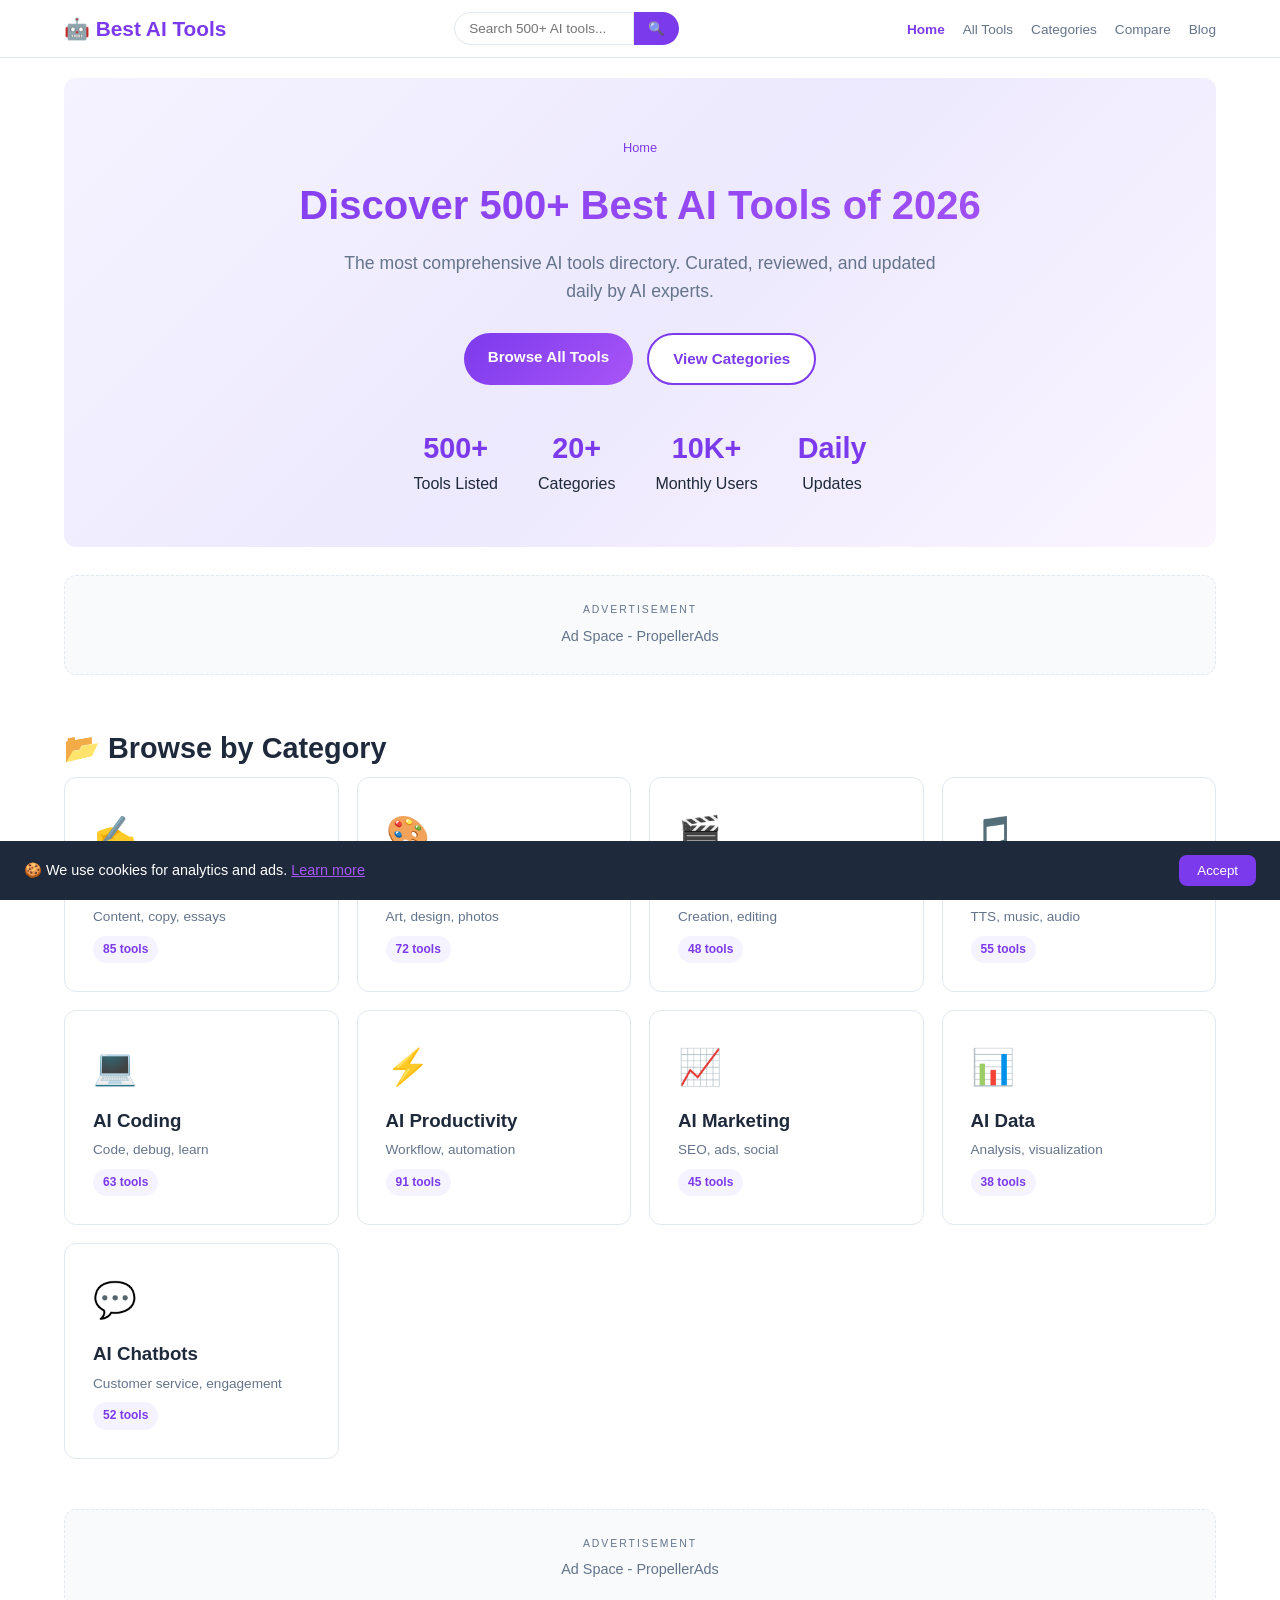
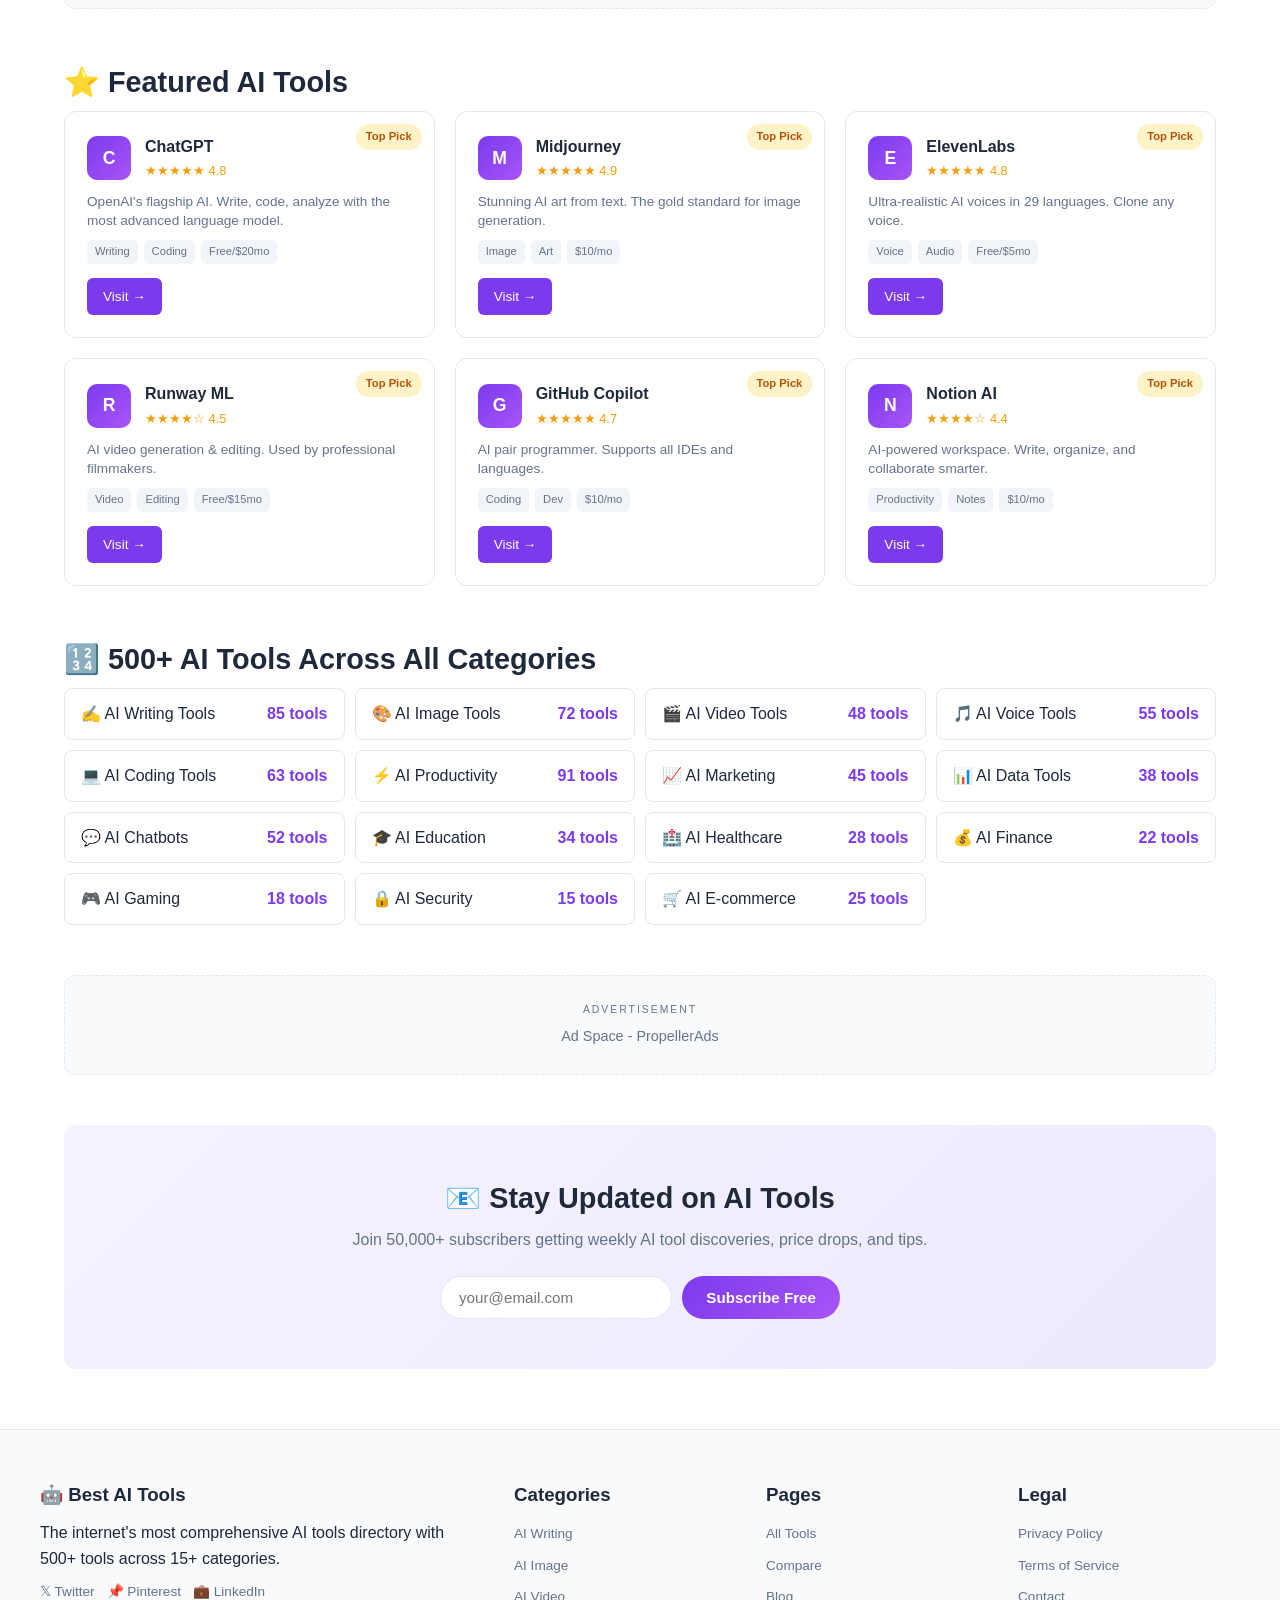
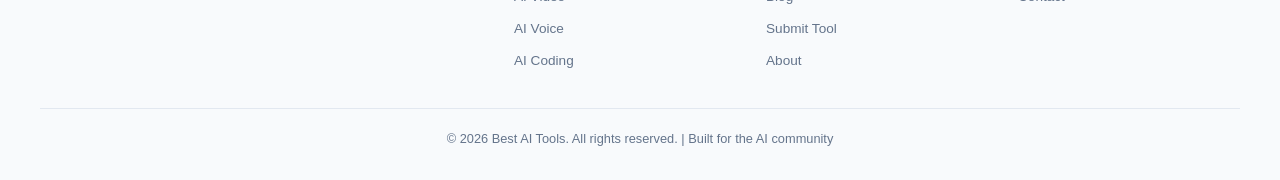
<file: index.html>
<!DOCTYPE html>
<html lang="en">
<head>
    <meta charset="UTF-8">
    <meta name="viewport" content="width=device-width, initial-scale=1.0">
    <meta name="description" content="Discover 500+ AI tools for writing, design, coding, productivity and more. Free and premium options reviewed and compared daily.">
    <title>Best AI Tools 2026 - 500+ AI Tools Directory | Find Free & Premium AI Solutions</title>
    <link rel="stylesheet" href="style.css">
    <link rel="canonical" href="https://bestaitools.vercel.app/">
    <meta property="og:title" content="Best AI Tools 2026 - 500+ AI Tools Directory">
    <meta property="og:description" content="Discover the best AI tools for every task. Compare features, pricing, and reviews.">
    <meta property="og:type" content="website">
    <script async src="https://www.googletagmanager.com/gtag/js?id=G-1C2Y8KC0CQ"></script>
    <script>window.dataLayer=window.dataLayer||[];function gtag(){dataLayer.push(arguments)}gtag('js',new Date());gtag('config','G-1C2Y8KC0CQ');</script>
    <script async src="//YOUR-PROPELLERADS-CODE"></script>
</head>
<body>
    <div class="cookie-banner" id="cookieBanner">
        <p>🍪 We use cookies for analytics and ads. <a href="privacy.html">Learn more</a></p>
        <button onclick="document.getElementById('cookieBanner').style.display='none'">Accept</button>
    </div>

    <header>
        <nav>
            <a href="index.html" class="logo">🤖 Best AI Tools</a>
            <div class="search-bar">
                <input type="text" placeholder="Search 500+ AI tools..." id="searchInput">
                <button onclick="alert('Search: '+document.getElementById('searchInput').value)">🔍</button>
            </div>
            <ul class="nav-links">
                <li><a href="index.html" class="active">Home</a></li>
                <li><a href="tools.html">All Tools</a></li>
                <li><a href="categories.html">Categories</a></li>
                <li><a href="compare.html">Compare</a></li>
                <li><a href="blog.html">Blog</a></li>
            </ul>
        </nav>
    </header>

    <main>
        <section class="hero">
            <div class="breadcrumb"><a href="index.html">Home</a></div>
            <h1>Discover 500+ Best AI Tools of 2026</h1>
            <p>The most comprehensive AI tools directory. Curated, reviewed, and updated daily by AI experts.</p>
            <div class="hero-buttons">
                <a href="tools.html" class="btn-primary">Browse All Tools</a>
                <a href="categories.html" class="btn-secondary">View Categories</a>
            </div>
            <div class="hero-stats">
                <div class="stat"><span>500+</span> Tools Listed</div>
                <div class="stat"><span>20+</span> Categories</div>
                <div class="stat"><span>10K+</span> Monthly Users</div>
                <div class="stat"><span>Daily</span> Updates</div>
            </div>
        </section>

        <section class="ad-container"><div class="ad-label">Advertisement</div><div class="ad-placeholder">Ad Space - PropellerAds</div></section>

        <section class="categories-section">
            <h2>📂 Browse by Category</h2>
            <div class="category-grid">
                <a href="categories.html#writing" class="category-card"><span class="cat-icon">✍️</span><h3>AI Writing</h3><p>Content, copy, essays</p><span class="cat-count">85 tools</span></a>
                <a href="categories.html#image" class="category-card"><span class="cat-icon">🎨</span><h3>AI Image</h3><p>Art, design, photos</p><span class="cat-count">72 tools</span></a>
                <a href="categories.html#video" class="category-card"><span class="cat-icon">🎬</span><h3>AI Video</h3><p>Creation, editing</p><span class="cat-count">48 tools</span></a>
                <a href="categories.html#voice" class="category-card"><span class="cat-icon">🎵</span><h3>AI Voice</h3><p>TTS, music, audio</p><span class="cat-count">55 tools</span></a>
                <a href="categories.html#coding" class="category-card"><span class="cat-icon">💻</span><h3>AI Coding</h3><p>Code, debug, learn</p><span class="cat-count">63 tools</span></a>
                <a href="categories.html#productivity" class="category-card"><span class="cat-icon">⚡</span><h3>AI Productivity</h3><p>Workflow, automation</p><span class="cat-count">91 tools</span></a>
                <a href="categories.html#marketing" class="category-card"><span class="cat-icon">📈</span><h3>AI Marketing</h3><p>SEO, ads, social</p><span class="cat-count">45 tools</span></a>
                <a href="categories.html#data" class="category-card"><span class="cat-icon">📊</span><h3>AI Data</h3><p>Analysis, visualization</p><span class="cat-count">38 tools</span></a>
                <a href="categories.html#chatbot" class="category-card"><span class="cat-icon">💬</span><h3>AI Chatbots</h3><p>Customer service, engagement</p><span class="cat-count">52 tools</span></a>
            </div>
        </section>

        <section class="ad-container"><div class="ad-label">Advertisement</div><div class="ad-placeholder">Ad Space - PropellerAds</div></section>

        <section class="featured-section">
            <h2>⭐ Featured AI Tools</h2>
            <div class="tool-grid">
                <article class="tool-card"><span class="tool-badge featured">Top Pick</span><div class="tool-header"><div class="tool-icon">C</div><div><h3><a href="tools.html#chatgpt">ChatGPT</a></h3><div class="stars">★★★★★ 4.8</div></div></div><p>OpenAI's flagship AI. Write, code, analyze with the most advanced language model.</p><div class="tool-tags"><span>Writing</span><span>Coding</span><span>Free/$20mo</span></div><a href="https://chat.openai.com" target="_blank" rel="nofollow" class="btn-visit">Visit →</a></article>
                <article class="tool-card"><span class="tool-badge featured">Top Pick</span><div class="tool-header"><div class="tool-icon">M</div><div><h3><a href="tools.html#midjourney">Midjourney</a></h3><div class="stars">★★★★★ 4.9</div></div></div><p>Stunning AI art from text. The gold standard for image generation.</p><div class="tool-tags"><span>Image</span><span>Art</span><span>$10/mo</span></div><a href="https://midjourney.com" target="_blank" rel="nofollow" class="btn-visit">Visit →</a></article>
                <article class="tool-card"><span class="tool-badge featured">Top Pick</span><div class="tool-header"><div class="tool-icon">E</div><div><h3><a href="tools.html#elevenlabs">ElevenLabs</a></h3><div class="stars">★★★★★ 4.8</div></div></div><p>Ultra-realistic AI voices in 29 languages. Clone any voice.</p><div class="tool-tags"><span>Voice</span><span>Audio</span><span>Free/$5mo</span></div><a href="https://elevenlabs.io" target="_blank" rel="nofollow" class="btn-visit">Visit →</a></article>
                <article class="tool-card"><span class="tool-badge featured">Top Pick</span><div class="tool-header"><div class="tool-icon">R</div><div><h3><a href="tools.html#runway">Runway ML</a></h3><div class="stars">★★★★☆ 4.5</div></div></div><p>AI video generation & editing. Used by professional filmmakers.</p><div class="tool-tags"><span>Video</span><span>Editing</span><span>Free/$15mo</span></div><a href="https://runwayml.com" target="_blank" rel="nofollow" class="btn-visit">Visit →</a></article>
                <article class="tool-card"><span class="tool-badge featured">Top Pick</span><div class="tool-header"><div class="tool-icon">G</div><div><h3><a href="tools.html#copilot">GitHub Copilot</a></h3><div class="stars">★★★★★ 4.7</div></div></div><p>AI pair programmer. Supports all IDEs and languages.</p><div class="tool-tags"><span>Coding</span><span>Dev</span><span>$10/mo</span></div><a href="https://github.com/features/copilot" target="_blank" rel="nofollow" class="btn-visit">Visit →</a></article>
                <article class="tool-card"><span class="tool-badge featured">Top Pick</span><div class="tool-header"><div class="tool-icon">N</div><div><h3><a href="tools.html#notion">Notion AI</a></h3><div class="stars">★★★★☆ 4.4</div></div></div><p>AI-powered workspace. Write, organize, and collaborate smarter.</p><div class="tool-tags"><span>Productivity</span><span>Notes</span><span>$10/mo</span></div><a href="https://notion.so" target="_blank" rel="nofollow" class="btn-visit">Visit →</a></article>
            </div>
        </section>

        <section class="tools-count-section">
            <h2>🔢 500+ AI Tools Across All Categories</h2>
            <div class="category-list-grid">
                <div class="category-list-item"><span>✍️ AI Writing Tools</span><span>85 tools</span></div>
                <div class="category-list-item"><span>🎨 AI Image Tools</span><span>72 tools</span></div>
                <div class="category-list-item"><span>🎬 AI Video Tools</span><span>48 tools</span></div>
                <div class="category-list-item"><span>🎵 AI Voice Tools</span><span>55 tools</span></div>
                <div class="category-list-item"><span>💻 AI Coding Tools</span><span>63 tools</span></div>
                <div class="category-list-item"><span>⚡ AI Productivity</span><span>91 tools</span></div>
                <div class="category-list-item"><span>📈 AI Marketing</span><span>45 tools</span></div>
                <div class="category-list-item"><span>📊 AI Data Tools</span><span>38 tools</span></div>
                <div class="category-list-item"><span>💬 AI Chatbots</span><span>52 tools</span></div>
                <div class="category-list-item"><span>🎓 AI Education</span><span>34 tools</span></div>
                <div class="category-list-item"><span>🏥 AI Healthcare</span><span>28 tools</span></div>
                <div class="category-list-item"><span>💰 AI Finance</span><span>22 tools</span></div>
                <div class="category-list-item"><span>🎮 AI Gaming</span><span>18 tools</span></div>
                <div class="category-list-item"><span>🔒 AI Security</span><span>15 tools</span></div>
                <div class="category-list-item"><span>🛒 AI E-commerce</span><span>25 tools</span></div>
            </div>
        </section>

        <section class="ad-container"><div class="ad-label">Advertisement</div><div class="ad-placeholder">Ad Space - PropellerAds</div></section>

        <section class="newsletter">
            <h2>📧 Stay Updated on AI Tools</h2>
            <p>Join 50,000+ subscribers getting weekly AI tool discoveries, price drops, and tips.</p>
            <form class="newsletter-form" onsubmit="alert('Subscribed!');return false">
                <input type="email" placeholder="your@email.com" required>
                <button type="submit" class="btn-primary">Subscribe Free</button>
            </form>
        </section>
    </main>

    <footer>
        <div class="footer-grid">
            <div class="footer-col"><h3>🤖 Best AI Tools</h3><p>The internet's most comprehensive AI tools directory with 500+ tools across 15+ categories.</p><div class="social-links"><a href="#">𝕏 Twitter</a><a href="#">📌 Pinterest</a><a href="#">💼 LinkedIn</a></div></div>
            <div class="footer-col"><h3>Categories</h3><ul><li><a href="categories.html#writing">AI Writing</a></li><li><a href="categories.html#image">AI Image</a></li><li><a href="categories.html#video">AI Video</a></li><li><a href="categories.html#voice">AI Voice</a></li><li><a href="categories.html#coding">AI Coding</a></li></ul></div>
            <div class="footer-col"><h3>Pages</h3><ul><li><a href="tools.html">All Tools</a></li><li><a href="compare.html">Compare</a></li><li><a href="blog.html">Blog</a></li><li><a href="submit.html">Submit Tool</a></li><li><a href="about.html">About</a></li></ul></div>
            <div class="footer-col"><h3>Legal</h3><ul><li><a href="privacy.html">Privacy Policy</a></li><li><a href="terms.html">Terms of Service</a></li><li><a href="contact.html">Contact</a></li></ul></div>
        </div>
        <div class="footer-bottom"><p>© 2026 Best AI Tools. All rights reserved. | Built for the AI community</p></div>
    </footer>
</body>
</html>
</file>
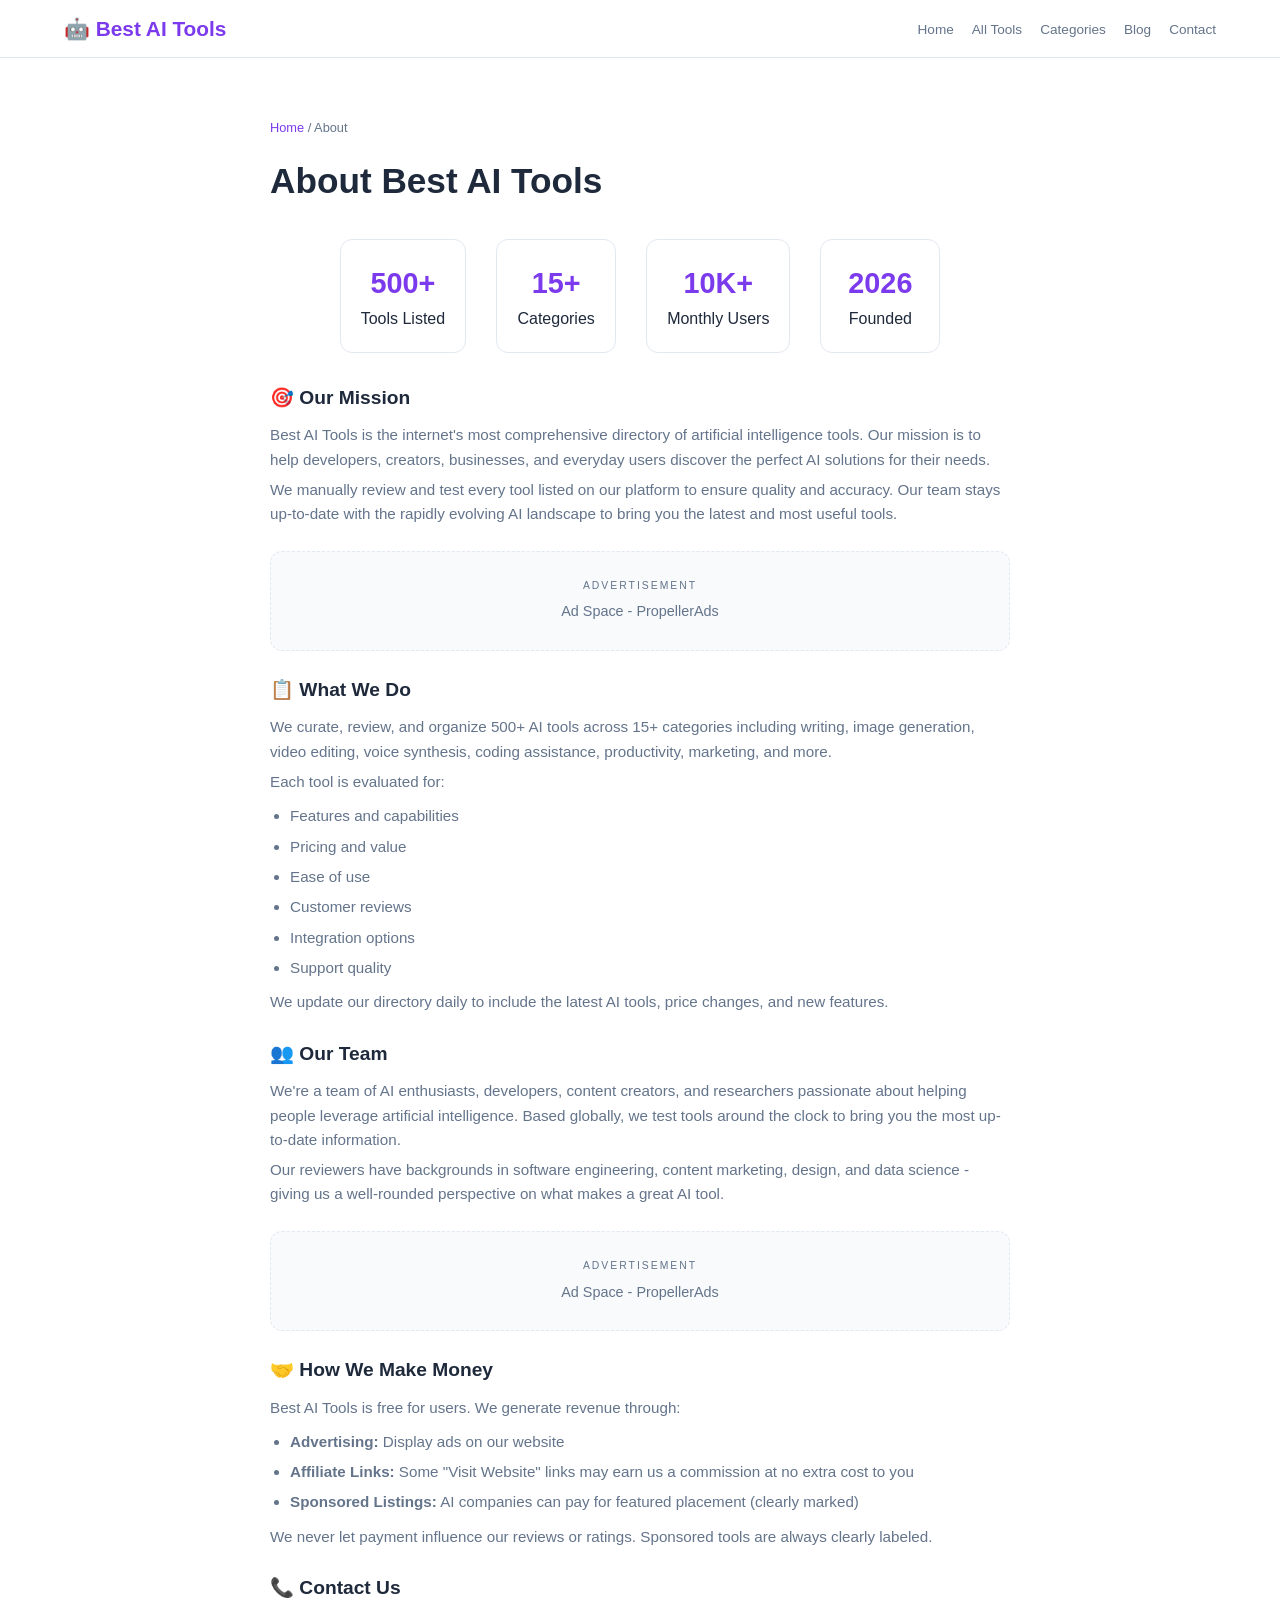
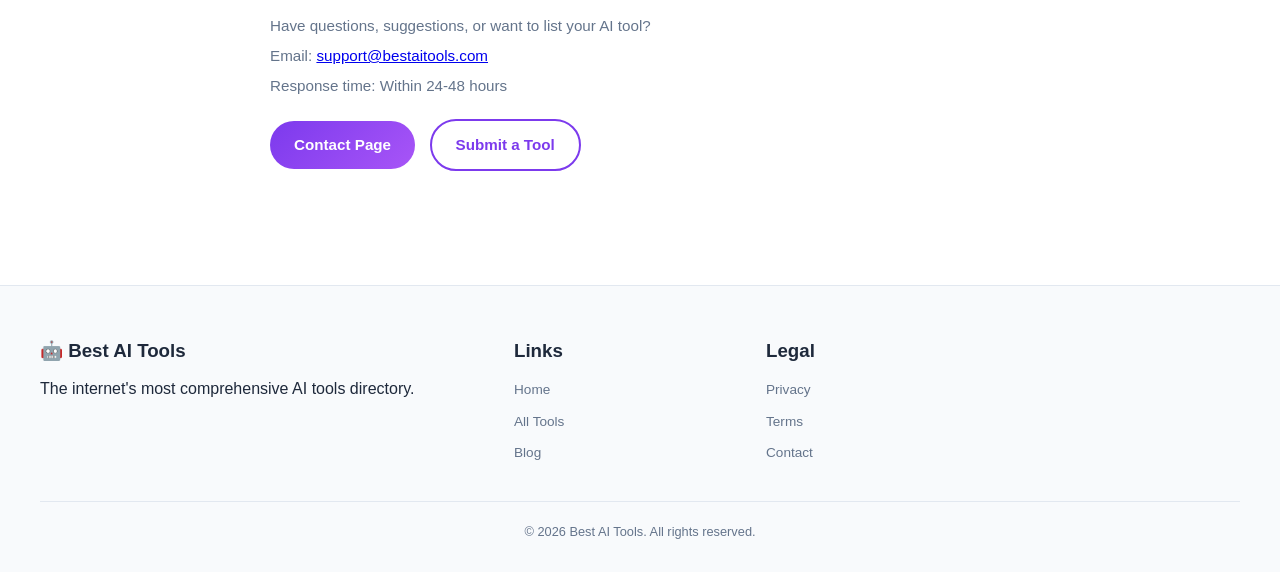
<file: about.html>
<!DOCTYPE html>
<html lang="en">
<head>
    <meta charset="UTF-8">
    <meta name="viewport" content="width=device-width, initial-scale=1.0">
    <meta name="description" content="About Best AI Tools - The internet's most comprehensive AI tools directory with 500+ tools across 15+ categories.">
    <title>About Us - Best AI Tools Directory | Our Mission & Team</title>
    <link rel="stylesheet" href="style.css">
    <script async src="https://www.googletagmanager.com/gtag/js?id=G-1C2Y8KC0CQ"></script>
    <script>window.dataLayer=window.dataLayer||[];function gtag(){dataLayer.push(arguments)}gtag('js',new Date());gtag('config','G-1C2Y8KC0CQ');</script>
    <script async src="//YOUR-PROPELLERADS-CODE"></script>
</head>
<body>
    <header>
        <nav>
            <a href="index.html" class="logo">🤖 Best AI Tools</a>
            <ul class="nav-links">
                <li><a href="index.html">Home</a></li>
                <li><a href="tools.html">All Tools</a></li>
                <li><a href="categories.html">Categories</a></li>
                <li><a href="blog.html">Blog</a></li>
                <li><a href="contact.html">Contact</a></li>
            </ul>
        </nav>
    </header>

    <main class="legal-page">
        <div class="breadcrumb"><a href="index.html">Home</a> / About</div>
        <h1>About Best AI Tools</h1>

        <section class="about-hero">
            <div class="about-stats">
                <div class="about-stat"><span>500+</span> Tools Listed</div>
                <div class="about-stat"><span>15+</span> Categories</div>
                <div class="about-stat"><span>10K+</span> Monthly Users</div>
                <div class="about-stat"><span>2026</span> Founded</div>
            </div>
        </section>

        <section>
            <h2>🎯 Our Mission</h2>
            <p>Best AI Tools is the internet's most comprehensive directory of artificial intelligence tools. Our mission is to help developers, creators, businesses, and everyday users discover the perfect AI solutions for their needs.</p>
            <p>We manually review and test every tool listed on our platform to ensure quality and accuracy. Our team stays up-to-date with the rapidly evolving AI landscape to bring you the latest and most useful tools.</p>
        </section>

        <section class="ad-container"><div class="ad-label">Advertisement</div><div class="ad-placeholder">Ad Space - PropellerAds</div></section>

        <section>
            <h2>📋 What We Do</h2>
            <p>We curate, review, and organize 500+ AI tools across 15+ categories including writing, image generation, video editing, voice synthesis, coding assistance, productivity, marketing, and more.</p>
            <p>Each tool is evaluated for:</p>
            <ul style="padding-left:20px;margin:10px 0;">
                <li>Features and capabilities</li>
                <li>Pricing and value</li>
                <li>Ease of use</li>
                <li>Customer reviews</li>
                <li>Integration options</li>
                <li>Support quality</li>
            </ul>
            <p>We update our directory daily to include the latest AI tools, price changes, and new features.</p>
        </section>

        <section>
            <h2>👥 Our Team</h2>
            <p>We're a team of AI enthusiasts, developers, content creators, and researchers passionate about helping people leverage artificial intelligence. Based globally, we test tools around the clock to bring you the most up-to-date information.</p>
            <p>Our reviewers have backgrounds in software engineering, content marketing, design, and data science - giving us a well-rounded perspective on what makes a great AI tool.</p>
        </section>

        <section class="ad-container"><div class="ad-label">Advertisement</div><div class="ad-placeholder">Ad Space - PropellerAds</div></section>

        <section>
            <h2>🤝 How We Make Money</h2>
            <p>Best AI Tools is free for users. We generate revenue through:</p>
            <ul style="padding-left:20px;margin:10px 0;">
                <li><strong>Advertising:</strong> Display ads on our website</li>
                <li><strong>Affiliate Links:</strong> Some "Visit Website" links may earn us a commission at no extra cost to you</li>
                <li><strong>Sponsored Listings:</strong> AI companies can pay for featured placement (clearly marked)</li>
            </ul>
            <p>We never let payment influence our reviews or ratings. Sponsored tools are always clearly labeled.</p>
        </section>

        <section>
            <h2>📞 Contact Us</h2>
            <p>Have questions, suggestions, or want to list your AI tool?</p>
            <p>Email: <a href="mailto:support@bestaitools.com">support@bestaitools.com</a></p>
            <p>Response time: Within 24-48 hours</p>
            <div style="margin-top:20px;">
                <a href="contact.html" class="btn-primary">Contact Page</a>
                <a href="submit.html" class="btn-secondary" style="margin-left:10px;">Submit a Tool</a>
            </div>
        </section>
    </main>

    <footer>
        <div class="footer-grid">
            <div class="footer-col"><h3>🤖 Best AI Tools</h3><p>The internet's most comprehensive AI tools directory.</p></div>
            <div class="footer-col"><h3>Links</h3><ul><li><a href="index.html">Home</a></li><li><a href="tools.html">All Tools</a></li><li><a href="blog.html">Blog</a></li></ul></div>
            <div class="footer-col"><h3>Legal</h3><ul><li><a href="privacy.html">Privacy</a></li><li><a href="terms.html">Terms</a></li><li><a href="contact.html">Contact</a></li></ul></div>
        </div>
        <div class="footer-bottom"><p>© 2026 Best AI Tools. All rights reserved.</p></div>
    </footer>
</body>
</html>
</file>
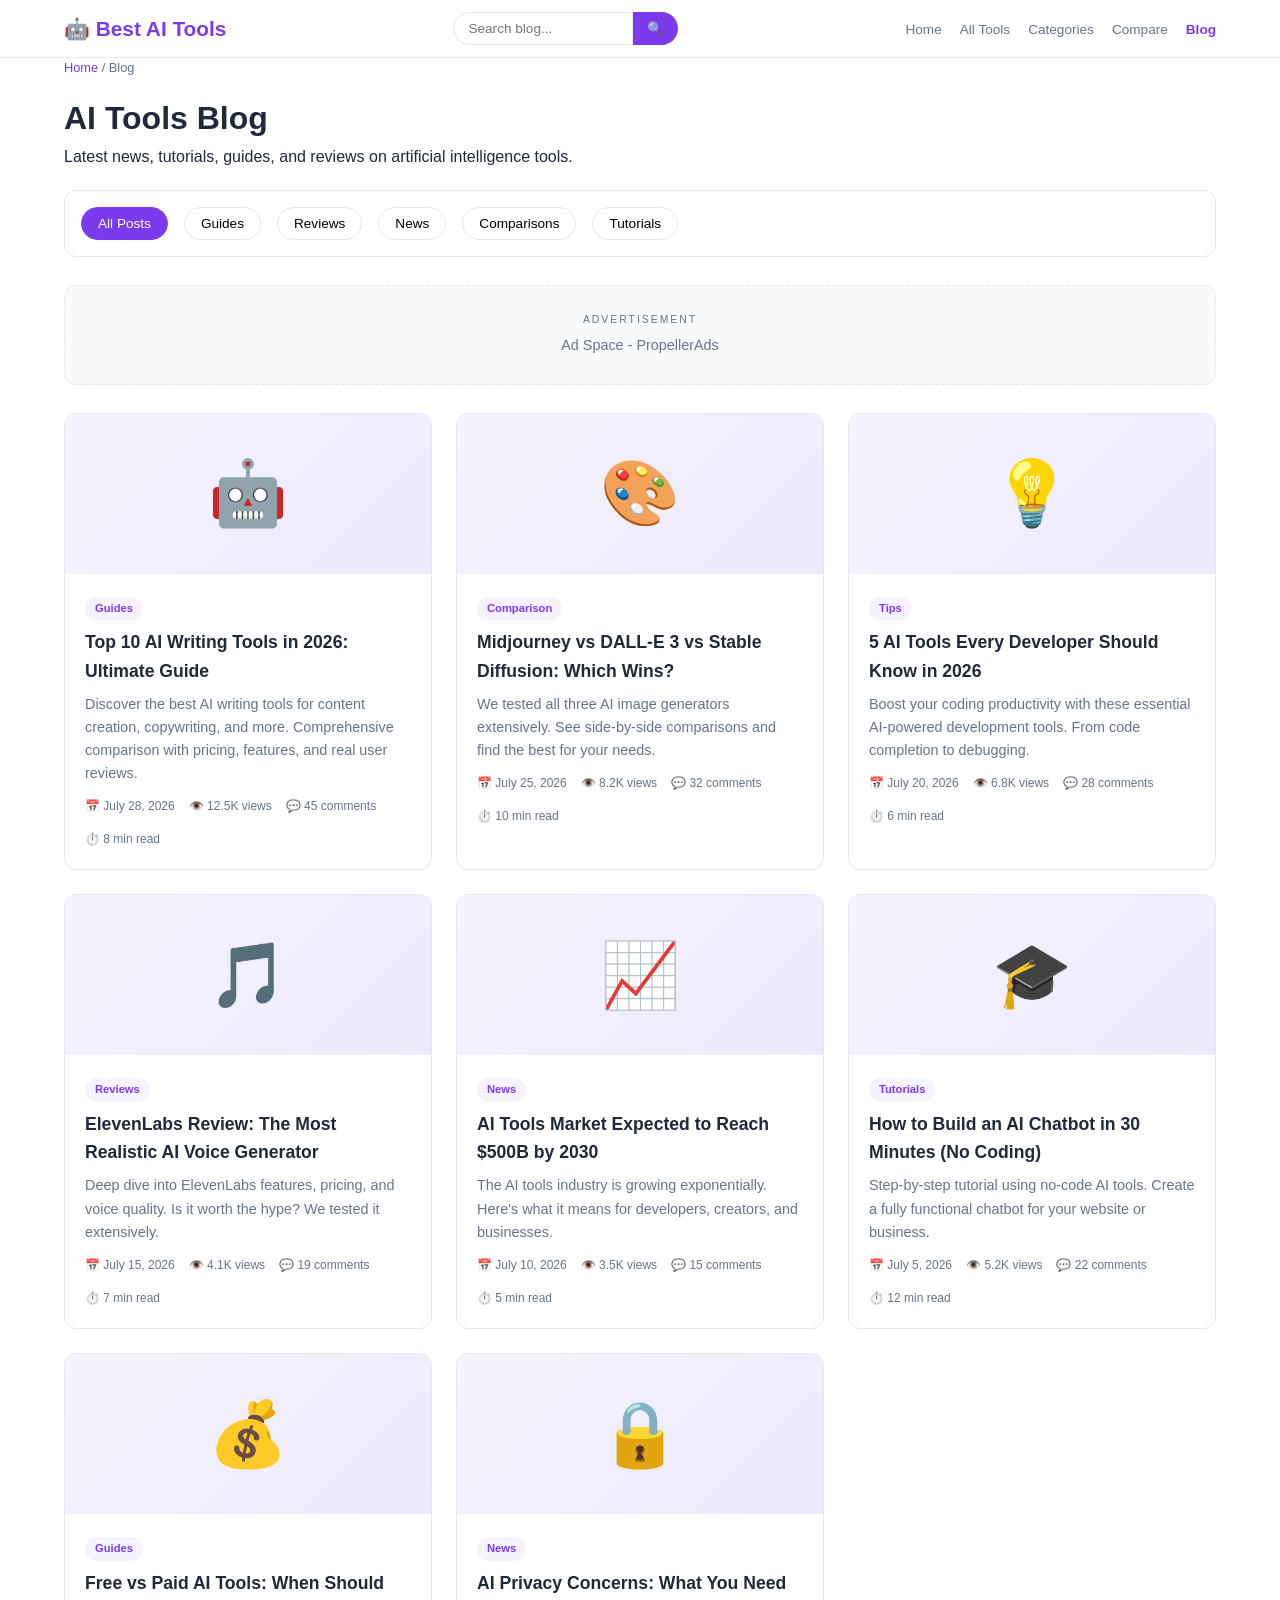
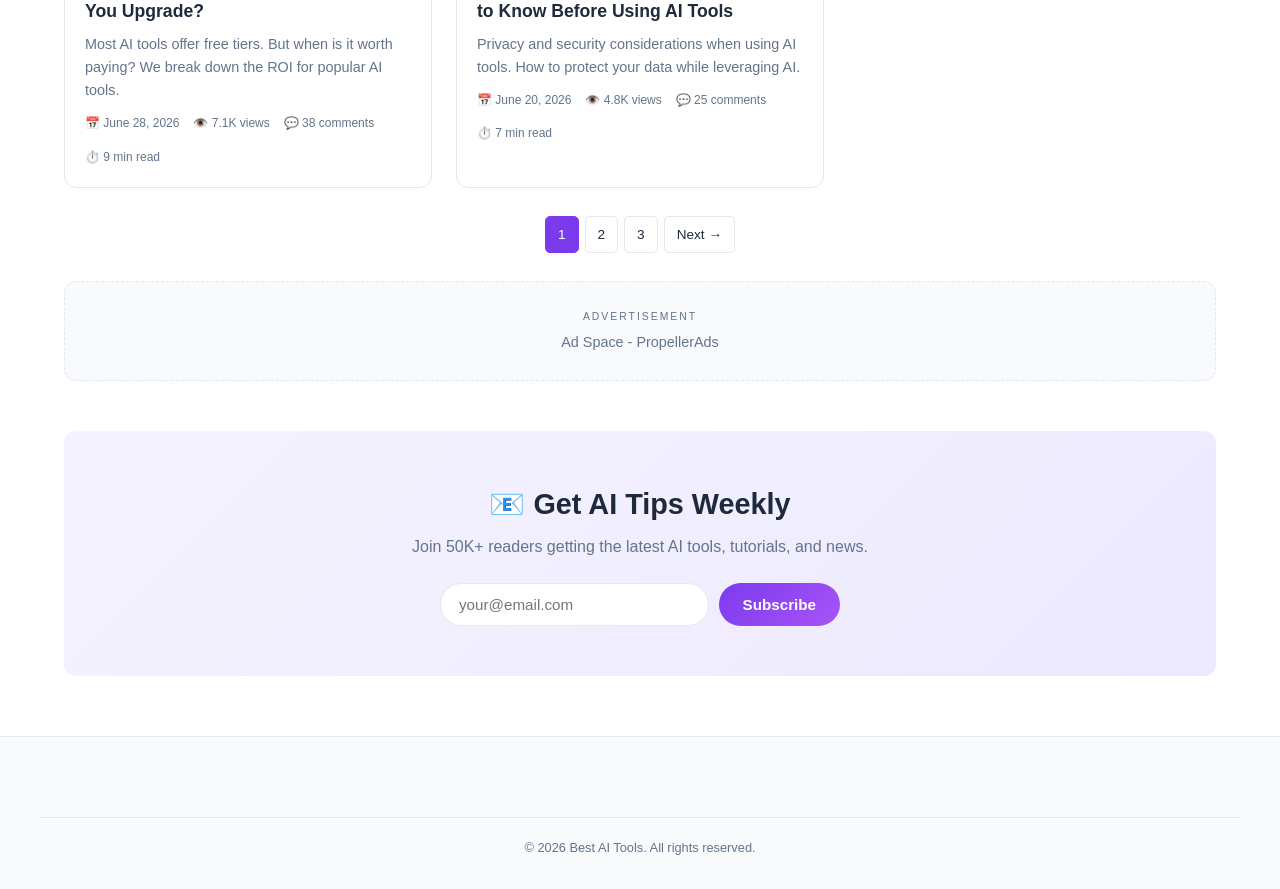
<file: blog.html>
<!DOCTYPE html>
<html lang="en">
<head>
    <meta charset="UTF-8">
    <meta name="viewport" content="width=device-width, initial-scale=1.0">
    <meta name="description" content="AI tools blog - Latest news, tutorials, guides, and reviews on artificial intelligence tools and software.">
    <title>AI Tools Blog - News, Guides & Tutorials | Best AI Tools 2026</title>
    <link rel="stylesheet" href="style.css">
    <script async src="https://www.googletagmanager.com/gtag/js?id=G-1C2Y8KC0CQ"></script>
   <script>window.dataLayer=window.dataLayer||[];function gtag(){dataLayer.push(arguments)}gtag('js',new Date());gtag('config','G-1C2Y8KC0CQ');</script>
    <script async src="//YOUR-PROPELLERADS-CODE"></script>
</head>
<body>
    <header>
        <nav>
            <a href="index.html" class="logo">🤖 Best AI Tools</a>
            <div class="search-bar"><input type="text" placeholder="Search blog..."><button>🔍</button></div>
            <ul class="nav-links">
                <li><a href="index.html">Home</a></li>
                <li><a href="tools.html">All Tools</a></li>
                <li><a href="categories.html">Categories</a></li>
                <li><a href="compare.html">Compare</a></li>
                <li><a href="blog.html" class="active">Blog</a></li>
            </ul>
        </nav>
    </header>

    <main>
        <div class="breadcrumb"><a href="index.html">Home</a> / Blog</div>
        <h1>AI Tools Blog</h1>
        <p>Latest news, tutorials, guides, and reviews on artificial intelligence tools.</p>

        <div class="filters-bar">
            <button class="filter-btn active">All Posts</button>
            <button class="filter-btn">Guides</button>
            <button class="filter-btn">Reviews</button>
            <button class="filter-btn">News</button>
            <button class="filter-btn">Comparisons</button>
            <button class="filter-btn">Tutorials</button>
        </div>

        <section class="ad-container"><div class="ad-label">Advertisement</div><div class="ad-placeholder">Ad Space - PropellerAds</div></section>

        <div class="blog-grid">
            <article class="blog-card">
                <div class="blog-image"><span>🤖</span></div>
                <div class="blog-content">
                    <span class="blog-category">Guides</span>
                    <h3><a href="#">Top 10 AI Writing Tools in 2026: Ultimate Guide</a></h3>
                    <p>Discover the best AI writing tools for content creation, copywriting, and more. Comprehensive comparison with pricing, features, and real user reviews.</p>
                    <div class="blog-meta"><span>📅 July 28, 2026</span><span>👁️ 12.5K views</span><span>💬 45 comments</span><span>⏱️ 8 min read</span></div>
                </div>
            </article>

            <article class="blog-card">
                <div class="blog-image"><span>🎨</span></div>
                <div class="blog-content">
                    <span class="blog-category">Comparison</span>
                    <h3><a href="#">Midjourney vs DALL-E 3 vs Stable Diffusion: Which Wins?</a></h3>
                    <p>We tested all three AI image generators extensively. See side-by-side comparisons and find the best for your needs.</p>
                    <div class="blog-meta"><span>📅 July 25, 2026</span><span>👁️ 8.2K views</span><span>💬 32 comments</span><span>⏱️ 10 min read</span></div>
                </div>
            </article>

            <article class="blog-card">
                <div class="blog-image"><span>💡</span></div>
                <div class="blog-content">
                    <span class="blog-category">Tips</span>
                    <h3><a href="#">5 AI Tools Every Developer Should Know in 2026</a></h3>
                    <p>Boost your coding productivity with these essential AI-powered development tools. From code completion to debugging.</p>
                    <div class="blog-meta"><span>📅 July 20, 2026</span><span>👁️ 6.8K views</span><span>💬 28 comments</span><span>⏱️ 6 min read</span></div>
                </div>
            </article>

            <article class="blog-card">
                <div class="blog-image"><span>🎵</span></div>
                <div class="blog-content">
                    <span class="blog-category">Reviews</span>
                    <h3><a href="#">ElevenLabs Review: The Most Realistic AI Voice Generator</a></h3>
                    <p>Deep dive into ElevenLabs features, pricing, and voice quality. Is it worth the hype? We tested it extensively.</p>
                    <div class="blog-meta"><span>📅 July 15, 2026</span><span>👁️ 4.1K views</span><span>💬 19 comments</span><span>⏱️ 7 min read</span></div>
                </div>
            </article>

            <article class="blog-card">
                <div class="blog-image"><span>📈</span></div>
                <div class="blog-content">
                    <span class="blog-category">News</span>
                    <h3><a href="#">AI Tools Market Expected to Reach $500B by 2030</a></h3>
                    <p>The AI tools industry is growing exponentially. Here's what it means for developers, creators, and businesses.</p>
                    <div class="blog-meta"><span>📅 July 10, 2026</span><span>👁️ 3.5K views</span><span>💬 15 comments</span><span>⏱️ 5 min read</span></div>
                </div>
            </article>

            <article class="blog-card">
                <div class="blog-image"><span>🎓</span></div>
                <div class="blog-content">
                    <span class="blog-category">Tutorials</span>
                    <h3><a href="#">How to Build an AI Chatbot in 30 Minutes (No Coding)</a></h3>
                    <p>Step-by-step tutorial using no-code AI tools. Create a fully functional chatbot for your website or business.</p>
                    <div class="blog-meta"><span>📅 July 5, 2026</span><span>👁️ 5.2K views</span><span>💬 22 comments</span><span>⏱️ 12 min read</span></div>
                </div>
            </article>

            <article class="blog-card">
                <div class="blog-image"><span>💰</span></div>
                <div class="blog-content">
                    <span class="blog-category">Guides</span>
                    <h3><a href="#">Free vs Paid AI Tools: When Should You Upgrade?</a></h3>
                    <p>Most AI tools offer free tiers. But when is it worth paying? We break down the ROI for popular AI tools.</p>
                    <div class="blog-meta"><span>📅 June 28, 2026</span><span>👁️ 7.1K views</span><span>💬 38 comments</span><span>⏱️ 9 min read</span></div>
                </div>
            </article>

            <article class="blog-card">
                <div class="blog-image"><span>🔒</span></div>
                <div class="blog-content">
                    <span class="blog-category">News</span>
                    <h3><a href="#">AI Privacy Concerns: What You Need to Know Before Using AI Tools</a></h3>
                    <p>Privacy and security considerations when using AI tools. How to protect your data while leveraging AI.</p>
                    <div class="blog-meta"><span>📅 June 20, 2026</span><span>👁️ 4.8K views</span><span>💬 25 comments</span><span>⏱️ 7 min read</span></div>
                </div>
            </article>
        </div>

        <div class="pagination">
            <a href="#" class="page active">1</a>
            <a href="#" class="page">2</a>
            <a href="#" class="page">3</a>
            <a href="#" class="page">Next →</a>
        </div>

        <section class="ad-container"><div class="ad-label">Advertisement</div><div class="ad-placeholder">Ad Space - PropellerAds</div></section>

        <section class="newsletter">
            <h2>📧 Get AI Tips Weekly</h2>
            <p>Join 50K+ readers getting the latest AI tools, tutorials, and news.</p>
            <form class="newsletter-form" onsubmit="alert('Subscribed!');return false">
                <input type="email" placeholder="your@email.com" required>
                <button type="submit" class="btn-primary">Subscribe</button>
            </form>
        </section>
    </main>

    <footer>
        <div class="footer-bottom"><p>© 2026 Best AI Tools. All rights reserved.</p></div>
    </footer>
</body>
</html>
</file>
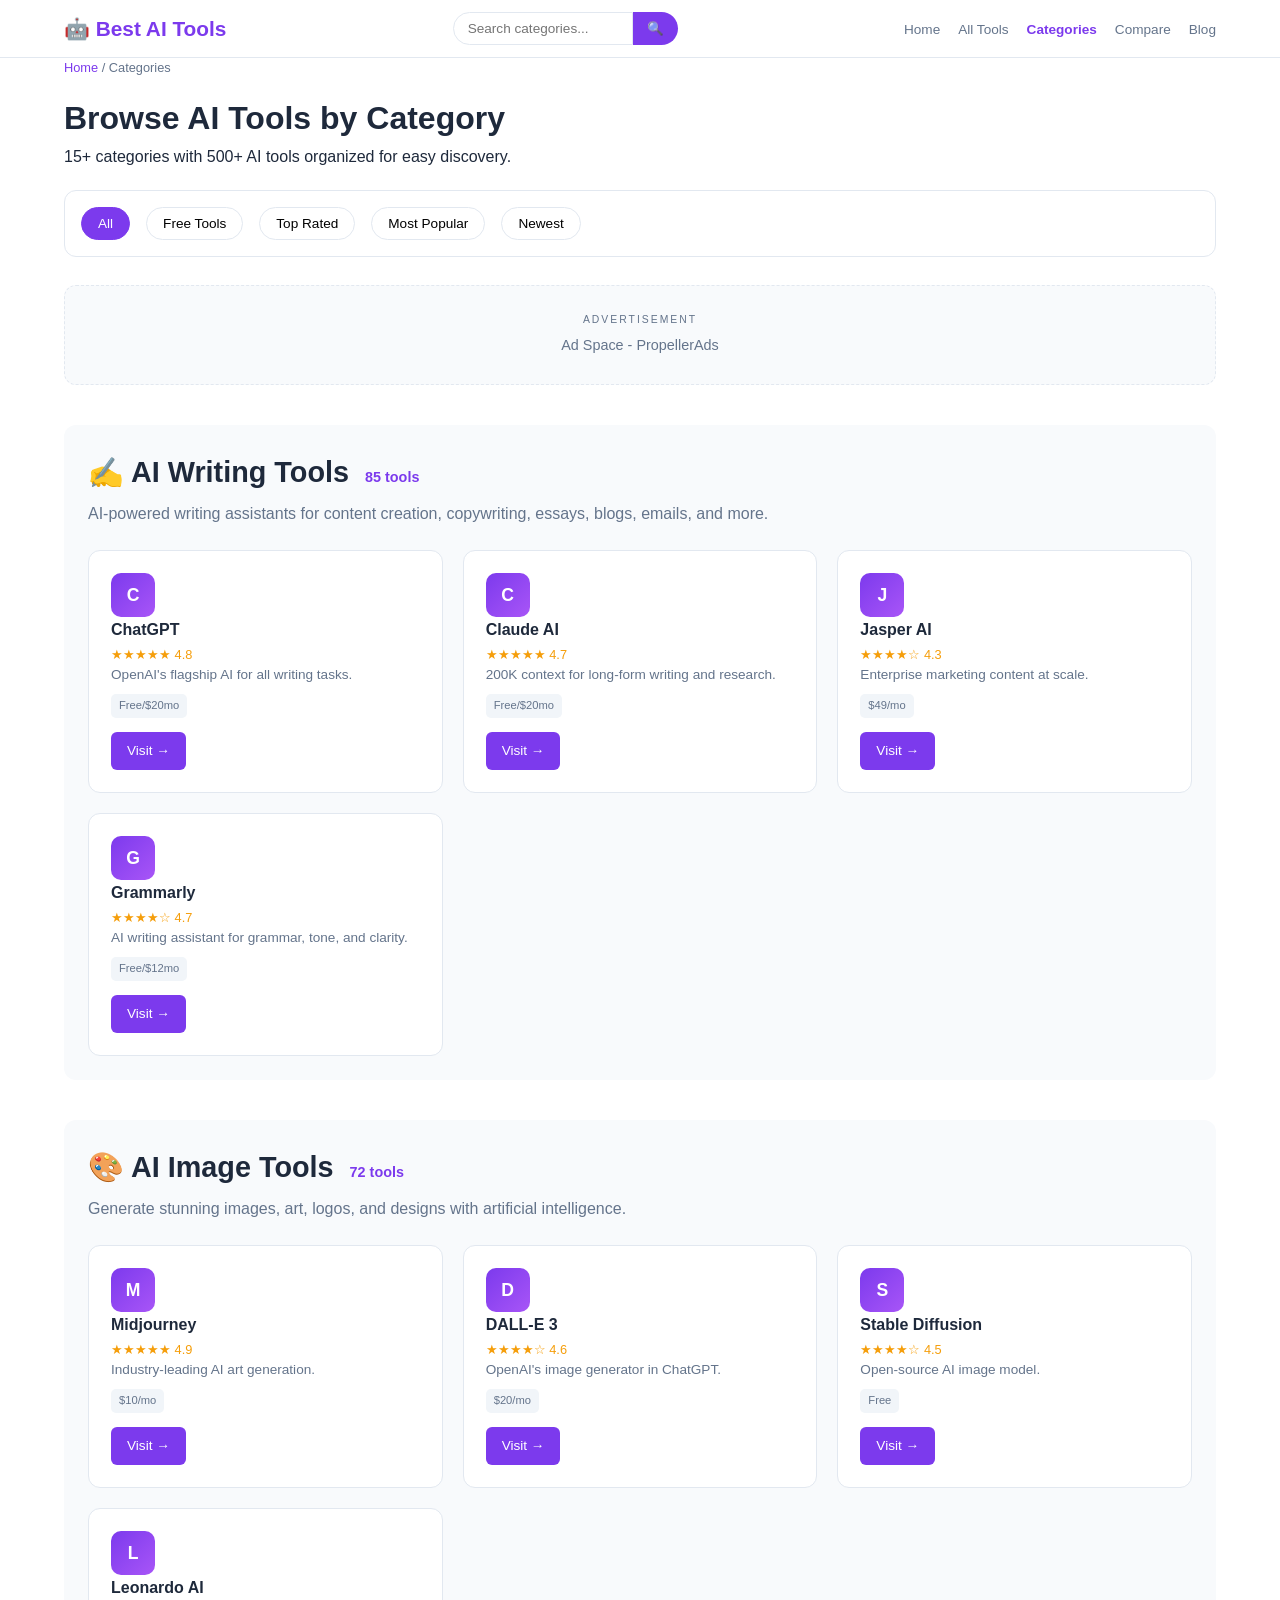
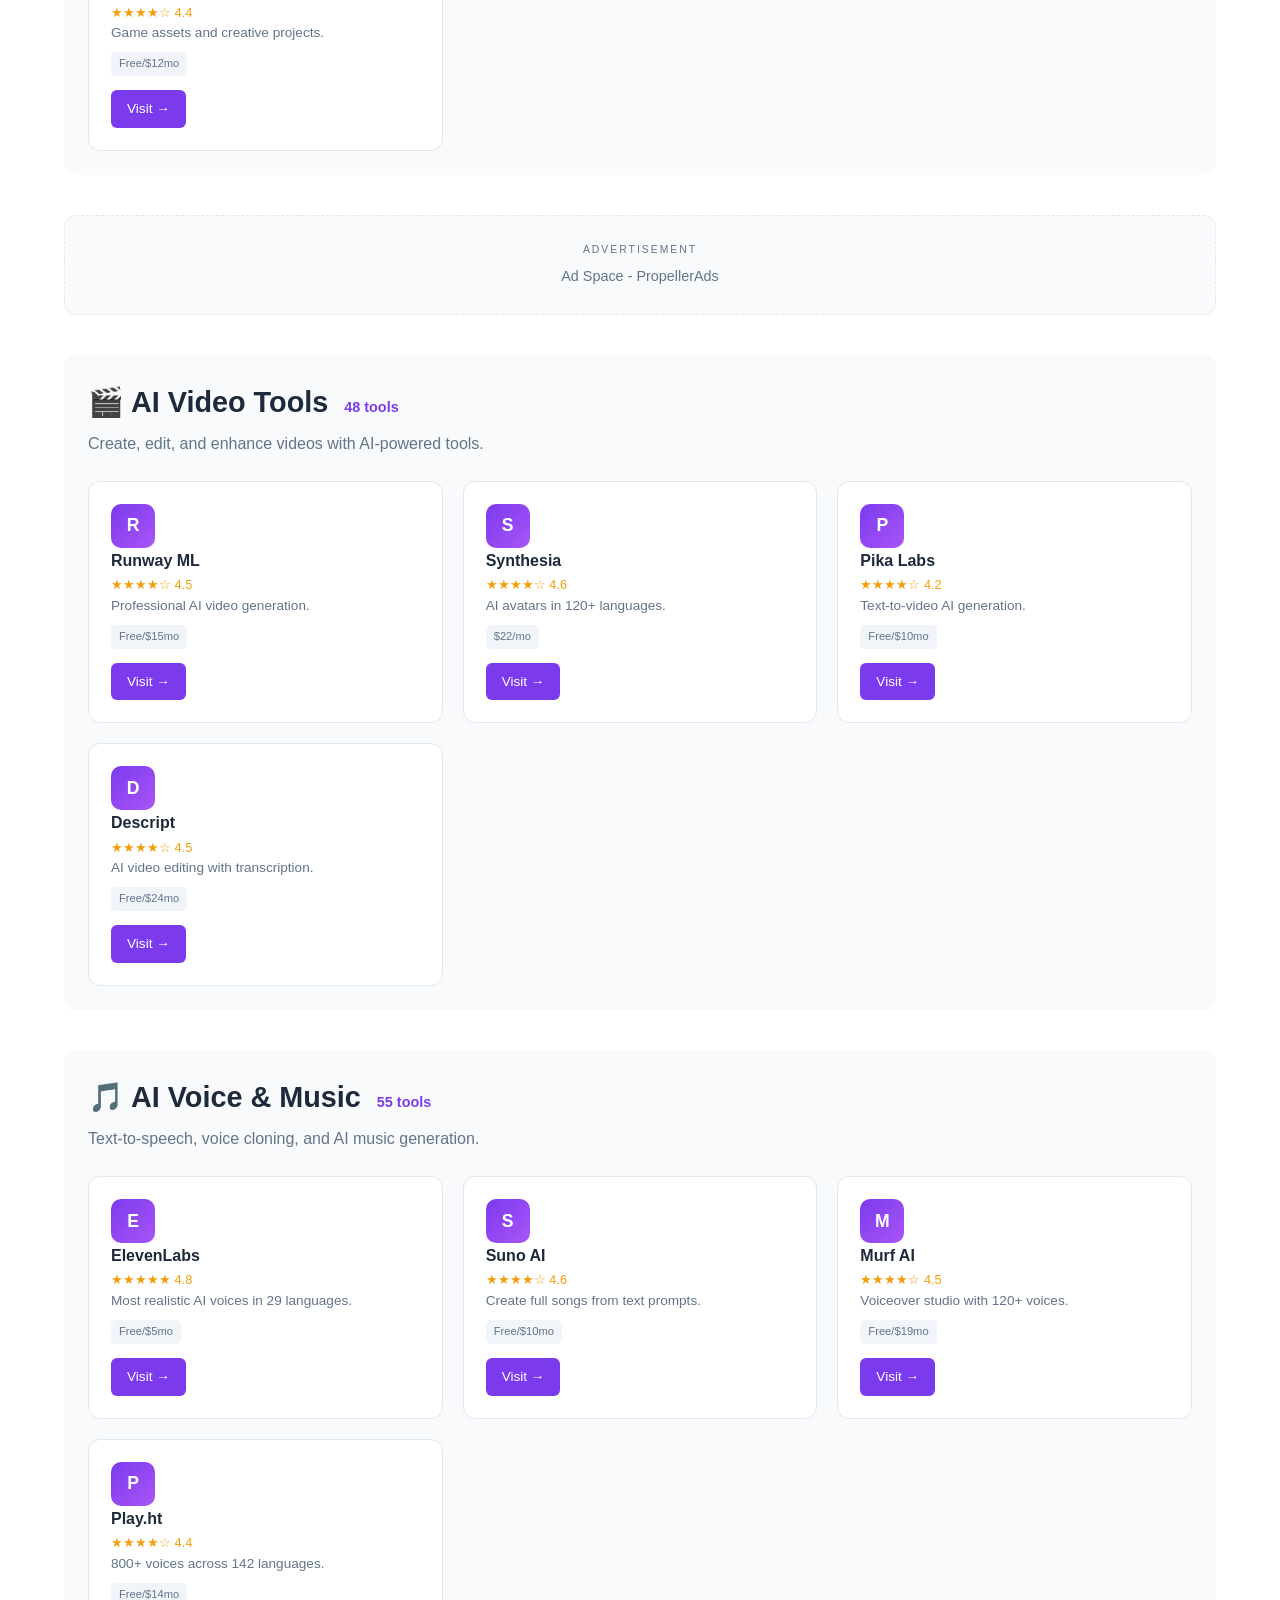
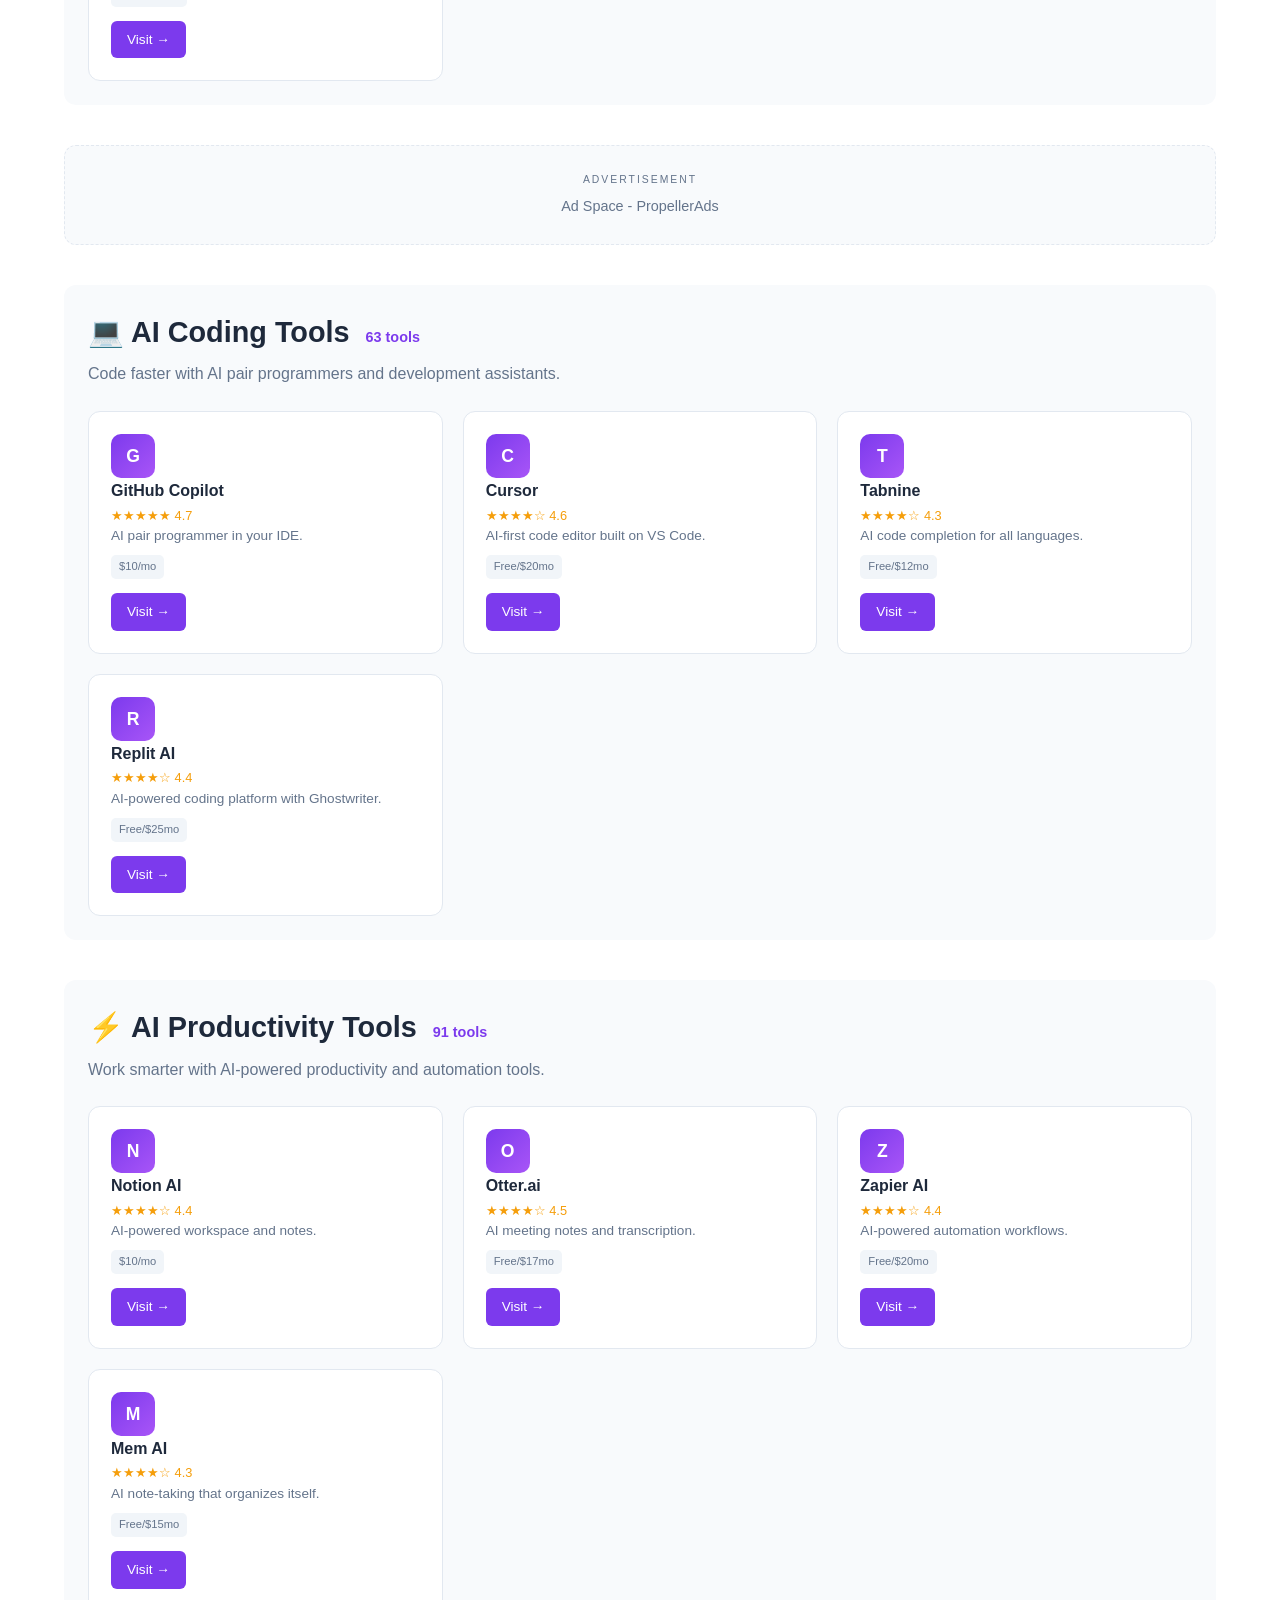
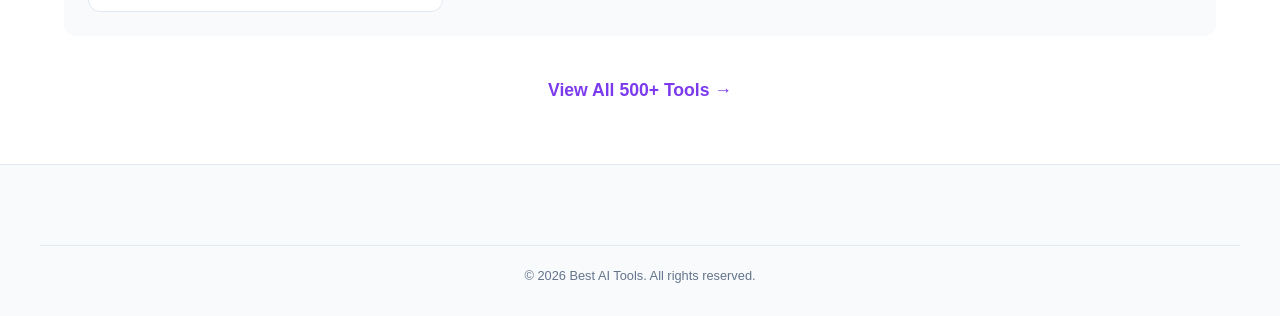
<file: categories.html>
<!DOCTYPE html>
<html lang="en">
<head>
    <meta charset="UTF-8">
    <meta name="viewport" content="width=device-width, initial-scale=1.0">
    <meta name="description" content="Browse AI tools by category - Writing, Image, Video, Voice, Coding, Productivity, Marketing, Chatbots, Data, Education, Healthcare, Finance, Gaming, Security, E-commerce.">
    <title>AI Tools Categories - 15+ Categories | Best AI Tools 2026</title>
    <link rel="stylesheet" href="style.css">
    <script async src="https://www.googletagmanager.com/gtag/js?id=G-1C2Y8KC0CQ"></script>
    <script>window.dataLayer=window.dataLayer||[];function gtag(){dataLayer.push(arguments)}gtag('js',new Date());gtag('config','G-1C2Y8KC0CQ');</script>
    <script async src="//YOUR-PROPELLERADS-CODE"></script>
</head>
<body>
    <header>
        <nav>
            <a href="index.html" class="logo">🤖 Best AI Tools</a>
            <div class="search-bar"><input type="text" placeholder="Search categories..."><button>🔍</button></div>
            <ul class="nav-links">
                <li><a href="index.html">Home</a></li>
                <li><a href="tools.html">All Tools</a></li>
                <li><a href="categories.html" class="active">Categories</a></li>
                <li><a href="compare.html">Compare</a></li>
                <li><a href="blog.html">Blog</a></li>
            </ul>
        </nav>
    </header>

    <main>
        <div class="breadcrumb"><a href="index.html">Home</a> / Categories</div>
        <h1>Browse AI Tools by Category</h1>
        <p>15+ categories with 500+ AI tools organized for easy discovery.</p>

        <div class="filters-bar">
            <button class="filter-btn active">All</button>
            <button class="filter-btn">Free Tools</button>
            <button class="filter-btn">Top Rated</button>
            <button class="filter-btn">Most Popular</button>
            <button class="filter-btn">Newest</button>
        </div>

        <section class="ad-container"><div class="ad-label">Advertisement</div><div class="ad-placeholder">Ad Space - PropellerAds</div></section>

        <section id="writing" class="category-section">
            <h2>✍️ AI Writing Tools <span class="count">85 tools</span></h2>
            <p>AI-powered writing assistants for content creation, copywriting, essays, blogs, emails, and more.</p>
            <div class="tool-grid">
                <article class="tool-card"><div class="tool-icon">C</div><h3><a href="#">ChatGPT</a></h3><div class="stars">★★★★★ 4.8</div><p>OpenAI's flagship AI for all writing tasks.</p><div class="tool-tags"><span>Free/$20mo</span></div><a href="https://chat.openai.com" target="_blank" rel="nofollow" class="btn-visit">Visit →</a></article>
                <article class="tool-card"><div class="tool-icon">C</div><h3><a href="#">Claude AI</a></h3><div class="stars">★★★★★ 4.7</div><p>200K context for long-form writing and research.</p><div class="tool-tags"><span>Free/$20mo</span></div><a href="https://claude.ai" target="_blank" rel="nofollow" class="btn-visit">Visit →</a></article>
                <article class="tool-card"><div class="tool-icon">J</div><h3><a href="#">Jasper AI</a></h3><div class="stars">★★★★☆ 4.3</div><p>Enterprise marketing content at scale.</p><div class="tool-tags"><span>$49/mo</span></div><a href="https://jasper.ai" target="_blank" rel="nofollow" class="btn-visit">Visit →</a></article>
                <article class="tool-card"><div class="tool-icon">G</div><h3><a href="#">Grammarly</a></h3><div class="stars">★★★★☆ 4.7</div><p>AI writing assistant for grammar, tone, and clarity.</p><div class="tool-tags"><span>Free/$12mo</span></div><a href="https://grammarly.com" target="_blank" rel="nofollow" class="btn-visit">Visit →</a></article>
            </div>
        </section>

        <section id="image" class="category-section">
            <h2>🎨 AI Image Tools <span class="count">72 tools</span></h2>
            <p>Generate stunning images, art, logos, and designs with artificial intelligence.</p>
            <div class="tool-grid">
                <article class="tool-card"><div class="tool-icon">M</div><h3><a href="#">Midjourney</a></h3><div class="stars">★★★★★ 4.9</div><p>Industry-leading AI art generation.</p><div class="tool-tags"><span>$10/mo</span></div><a href="https://midjourney.com" target="_blank" rel="nofollow" class="btn-visit">Visit →</a></article>
                <article class="tool-card"><div class="tool-icon">D</div><h3><a href="#">DALL-E 3</a></h3><div class="stars">★★★★☆ 4.6</div><p>OpenAI's image generator in ChatGPT.</p><div class="tool-tags"><span>$20/mo</span></div><a href="https://openai.com" target="_blank" rel="nofollow" class="btn-visit">Visit →</a></article>
                <article class="tool-card"><div class="tool-icon">S</div><h3><a href="#">Stable Diffusion</a></h3><div class="stars">★★★★☆ 4.5</div><p>Open-source AI image model.</p><div class="tool-tags"><span>Free</span></div><a href="https://stability.ai" target="_blank" rel="nofollow" class="btn-visit">Visit →</a></article>
                <article class="tool-card"><div class="tool-icon">L</div><h3><a href="#">Leonardo AI</a></h3><div class="stars">★★★★☆ 4.4</div><p>Game assets and creative projects.</p><div class="tool-tags"><span>Free/$12mo</span></div><a href="https://leonardo.ai" target="_blank" rel="nofollow" class="btn-visit">Visit →</a></article>
            </div>
        </section>

        <section class="ad-container"><div class="ad-label">Advertisement</div><div class="ad-placeholder">Ad Space - PropellerAds</div></section>

        <section id="video" class="category-section">
            <h2>🎬 AI Video Tools <span class="count">48 tools</span></h2>
            <p>Create, edit, and enhance videos with AI-powered tools.</p>
            <div class="tool-grid">
                <article class="tool-card"><div class="tool-icon">R</div><h3><a href="#">Runway ML</a></h3><div class="stars">★★★★☆ 4.5</div><p>Professional AI video generation.</p><div class="tool-tags"><span>Free/$15mo</span></div><a href="https://runwayml.com" target="_blank" rel="nofollow" class="btn-visit">Visit →</a></article>
                <article class="tool-card"><div class="tool-icon">S</div><h3><a href="#">Synthesia</a></h3><div class="stars">★★★★☆ 4.6</div><p>AI avatars in 120+ languages.</p><div class="tool-tags"><span>$22/mo</span></div><a href="https://synthesia.io" target="_blank" rel="nofollow" class="btn-visit">Visit →</a></article>
                <article class="tool-card"><div class="tool-icon">P</div><h3><a href="#">Pika Labs</a></h3><div class="stars">★★★★☆ 4.2</div><p>Text-to-video AI generation.</p><div class="tool-tags"><span>Free/$10mo</span></div><a href="https://pika.art" target="_blank" rel="nofollow" class="btn-visit">Visit →</a></article>
                <article class="tool-card"><div class="tool-icon">D</div><h3><a href="#">Descript</a></h3><div class="stars">★★★★☆ 4.5</div><p>AI video editing with transcription.</p><div class="tool-tags"><span>Free/$24mo</span></div><a href="https://descript.com" target="_blank" rel="nofollow" class="btn-visit">Visit →</a></article>
            </div>
        </section>

        <section id="voice" class="category-section">
            <h2>🎵 AI Voice & Music <span class="count">55 tools</span></h2>
            <p>Text-to-speech, voice cloning, and AI music generation.</p>
            <div class="tool-grid">
                <article class="tool-card"><div class="tool-icon">E</div><h3><a href="#">ElevenLabs</a></h3><div class="stars">★★★★★ 4.8</div><p>Most realistic AI voices in 29 languages.</p><div class="tool-tags"><span>Free/$5mo</span></div><a href="https://elevenlabs.io" target="_blank" rel="nofollow" class="btn-visit">Visit →</a></article>
                <article class="tool-card"><div class="tool-icon">S</div><h3><a href="#">Suno AI</a></h3><div class="stars">★★★★☆ 4.6</div><p>Create full songs from text prompts.</p><div class="tool-tags"><span>Free/$10mo</span></div><a href="https://suno.ai" target="_blank" rel="nofollow" class="btn-visit">Visit →</a></article>
                <article class="tool-card"><div class="tool-icon">M</div><h3><a href="#">Murf AI</a></h3><div class="stars">★★★★☆ 4.5</div><p>Voiceover studio with 120+ voices.</p><div class="tool-tags"><span>Free/$19mo</span></div><a href="https://murf.ai" target="_blank" rel="nofollow" class="btn-visit">Visit →</a></article>
                <article class="tool-card"><div class="tool-icon">P</div><h3><a href="#">Play.ht</a></h3><div class="stars">★★★★☆ 4.4</div><p>800+ voices across 142 languages.</p><div class="tool-tags"><span>Free/$14mo</span></div><a href="https://play.ht" target="_blank" rel="nofollow" class="btn-visit">Visit →</a></article>
            </div>
        </section>

        <section class="ad-container"><div class="ad-label">Advertisement</div><div class="ad-placeholder">Ad Space - PropellerAds</div></section>

        <section id="coding" class="category-section">
            <h2>💻 AI Coding Tools <span class="count">63 tools</span></h2>
            <p>Code faster with AI pair programmers and development assistants.</p>
            <div class="tool-grid">
                <article class="tool-card"><div class="tool-icon">G</div><h3><a href="#">GitHub Copilot</a></h3><div class="stars">★★★★★ 4.7</div><p>AI pair programmer in your IDE.</p><div class="tool-tags"><span>$10/mo</span></div><a href="https://github.com/features/copilot" target="_blank" rel="nofollow" class="btn-visit">Visit →</a></article>
                <article class="tool-card"><div class="tool-icon">C</div><h3><a href="#">Cursor</a></h3><div class="stars">★★★★☆ 4.6</div><p>AI-first code editor built on VS Code.</p><div class="tool-tags"><span>Free/$20mo</span></div><a href="https://cursor.sh" target="_blank" rel="nofollow" class="btn-visit">Visit →</a></article>
                <article class="tool-card"><div class="tool-icon">T</div><h3><a href="#">Tabnine</a></h3><div class="stars">★★★★☆ 4.3</div><p>AI code completion for all languages.</p><div class="tool-tags"><span>Free/$12mo</span></div><a href="https://tabnine.com" target="_blank" rel="nofollow" class="btn-visit">Visit →</a></article>
                <article class="tool-card"><div class="tool-icon">R</div><h3><a href="#">Replit AI</a></h3><div class="stars">★★★★☆ 4.4</div><p>AI-powered coding platform with Ghostwriter.</p><div class="tool-tags"><span>Free/$25mo</span></div><a href="https://replit.com" target="_blank" rel="nofollow" class="btn-visit">Visit →</a></article>
            </div>
        </section>

        <section id="productivity" class="category-section">
            <h2>⚡ AI Productivity Tools <span class="count">91 tools</span></h2>
            <p>Work smarter with AI-powered productivity and automation tools.</p>
            <div class="tool-grid">
                <article class="tool-card"><div class="tool-icon">N</div><h3><a href="#">Notion AI</a></h3><div class="stars">★★★★☆ 4.4</div><p>AI-powered workspace and notes.</p><div class="tool-tags"><span>$10/mo</span></div><a href="https://notion.so" target="_blank" rel="nofollow" class="btn-visit">Visit →</a></article>
                <article class="tool-card"><div class="tool-icon">O</div><h3><a href="#">Otter.ai</a></h3><div class="stars">★★★★☆ 4.5</div><p>AI meeting notes and transcription.</p><div class="tool-tags"><span>Free/$17mo</span></div><a href="https://otter.ai" target="_blank" rel="nofollow" class="btn-visit">Visit →</a></article>
                <article class="tool-card"><div class="tool-icon">Z</div><h3><a href="#">Zapier AI</a></h3><div class="stars">★★★★☆ 4.4</div><p>AI-powered automation workflows.</p><div class="tool-tags"><span>Free/$20mo</span></div><a href="https://zapier.com" target="_blank" rel="nofollow" class="btn-visit">Visit →</a></article>
                <article class="tool-card"><div class="tool-icon">M</div><h3><a href="#">Mem AI</a></h3><div class="stars">★★★★☆ 4.3</div><p>AI note-taking that organizes itself.</p><div class="tool-tags"><span>Free/$15mo</span></div><a href="https://mem.ai" target="_blank" rel="nofollow" class="btn-visit">Visit →</a></article>
            </div>
        </section>

        <div class="view-all-link"><a href="tools.html">View All 500+ Tools →</a></div>
    </main>

    <footer>
        <div class="footer-bottom"><p>© 2026 Best AI Tools. All rights reserved.</p></div>
    </footer>
</body>
</html>
</file>
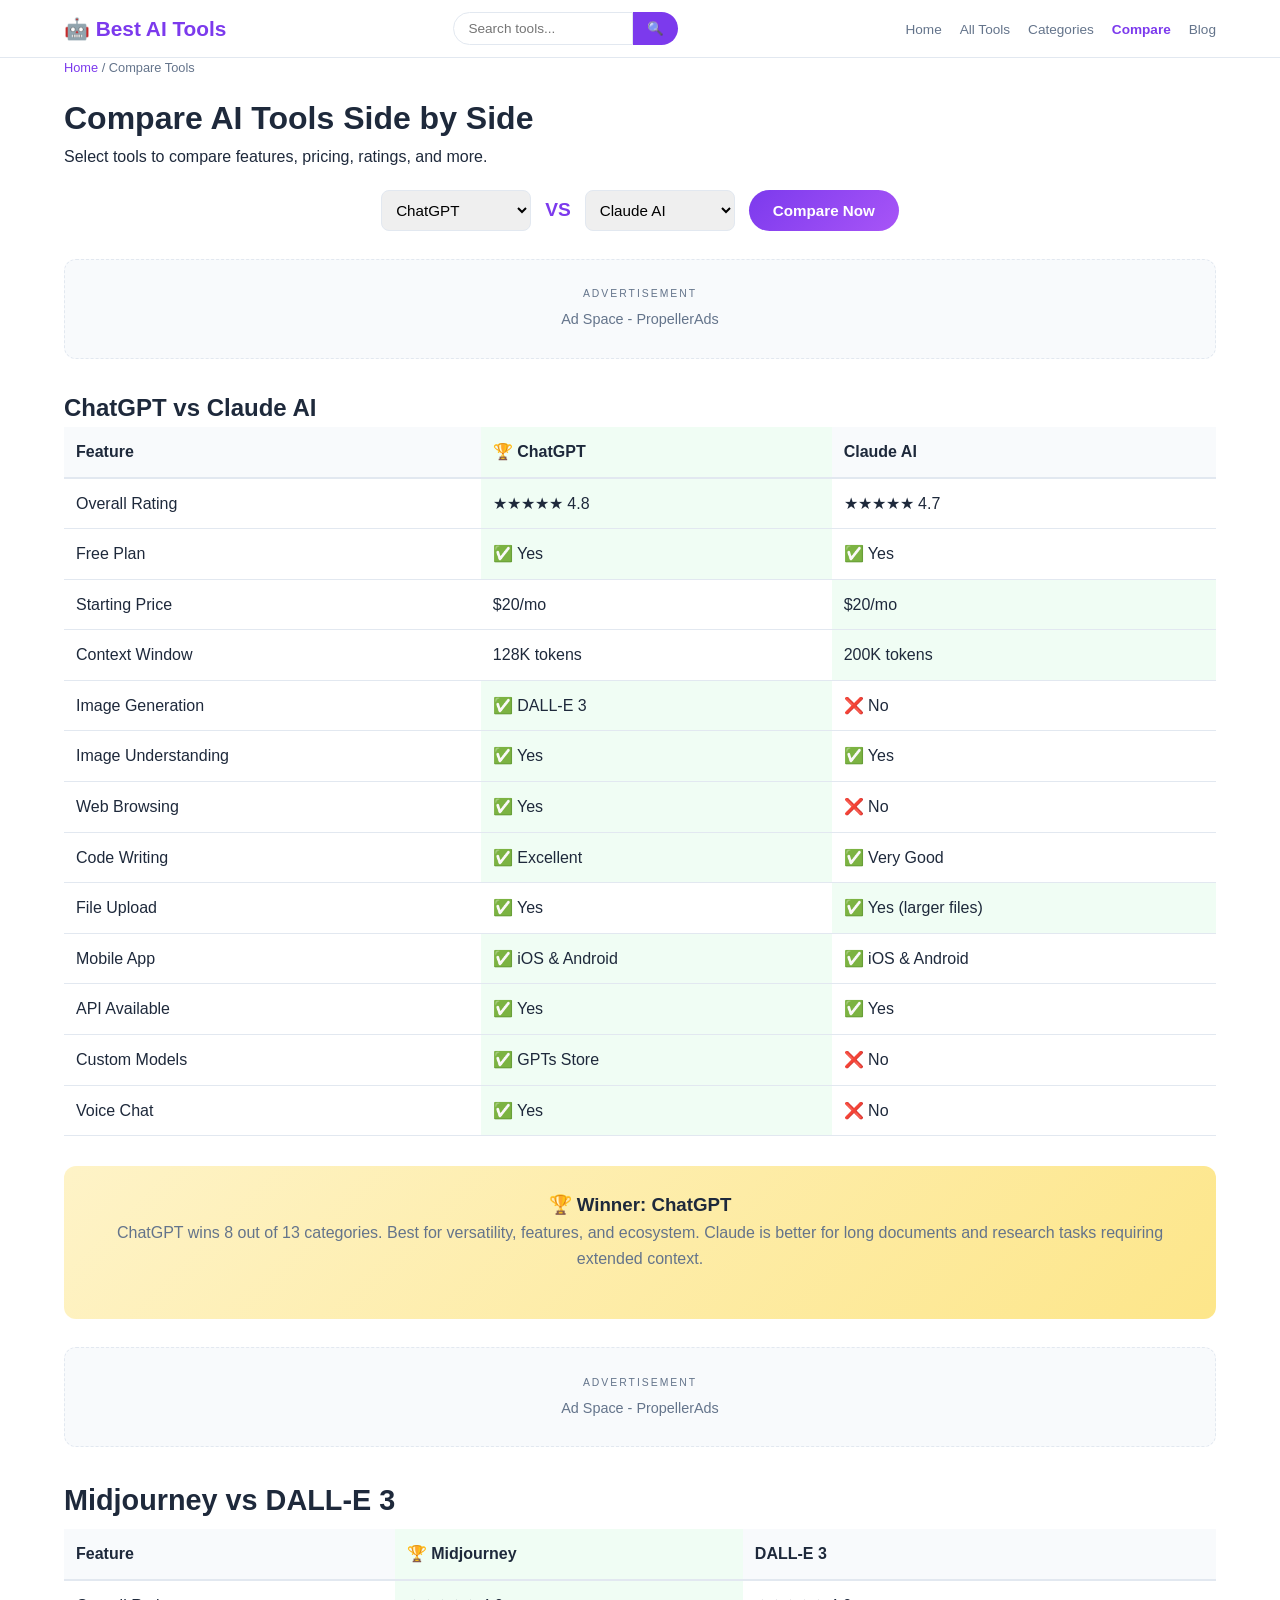
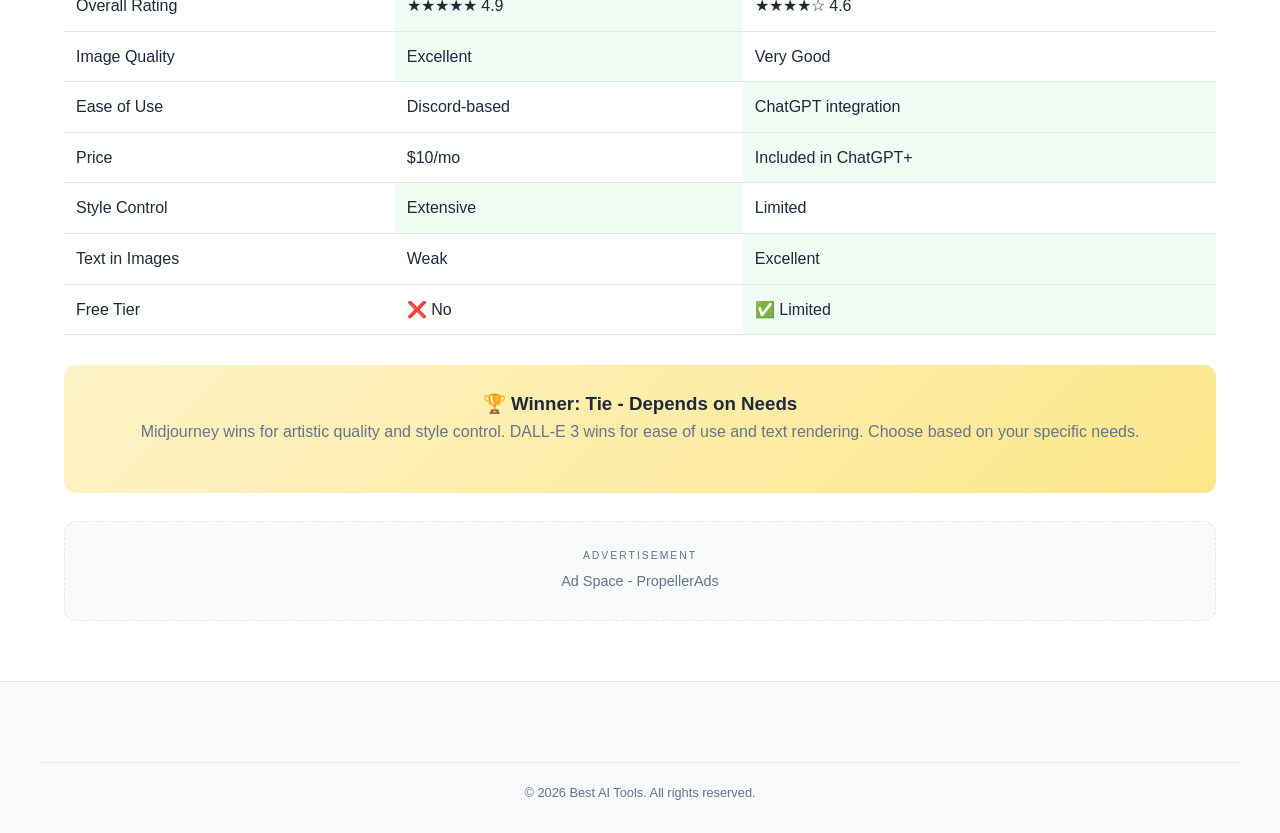
<file: compare.html>
<!DOCTYPE html>
<html lang="en">
<head>
    <meta charset="UTF-8">
    <meta name="viewport" content="width=device-width, initial-scale=1.0">
    <meta name="description" content="Compare AI tools side by side. ChatGPT vs Claude vs Gemini vs Jasper. Features, pricing, and ratings compared.">
    <title>Compare AI Tools - Side by Side Comparison | Best AI Tools 2026</title>
    <link rel="stylesheet" href="style.css">
    <script async src="https://www.googletagmanager.com/gtag/js?id=G-1C2Y8KC0CQ"></script>
    <script>window.dataLayer=window.dataLayer||[];function gtag(){dataLayer.push(arguments)}gtag('js',new Date());gtag('config','G-1C2Y8KC0CQ');</script>
    <script async src="//YOUR-PROPELLERADS-CODE"></script>
</head>
<body>
    <header>
        <nav>
            <a href="index.html" class="logo">🤖 Best AI Tools</a>
            <div class="search-bar"><input type="text" placeholder="Search tools..."><button>🔍</button></div>
            <ul class="nav-links">
                <li><a href="index.html">Home</a></li>
                <li><a href="tools.html">All Tools</a></li>
                <li><a href="categories.html">Categories</a></li>
                <li><a href="compare.html" class="active">Compare</a></li>
                <li><a href="blog.html">Blog</a></li>
            </ul>
        </nav>
    </header>

    <main>
        <div class="breadcrumb"><a href="index.html">Home</a> / Compare Tools</div>
        <h1>Compare AI Tools Side by Side</h1>
        <p>Select tools to compare features, pricing, ratings, and more.</p>

        <div class="compare-selector">
            <select id="tool1">
                <option>ChatGPT</option>
                <option>Claude AI</option>
                <option>Google Gemini</option>
                <option>Jasper AI</option>
                <option>Perplexity AI</option>
                <option>Copy.ai</option>
                <option>Midjourney</option>
                <option>DALL-E 3</option>
            </select>
            <span class="vs">VS</span>
            <select id="tool2">
                <option>Claude AI</option>
                <option>ChatGPT</option>
                <option>Google Gemini</option>
                <option>Jasper AI</option>
                <option>Perplexity AI</option>
                <option>Midjourney</option>
                <option>ElevenLabs</option>
                <option>GitHub Copilot</option>
            </select>
            <button class="btn-primary" onclick="alert('Comparison updated!')">Compare Now</button>
        </div>

        <section class="ad-container"><div class="ad-label">Advertisement</div><div class="ad-placeholder">Ad Space - PropellerAds</div></section>

        <div class="comparison-table">
            <h2>ChatGPT vs Claude AI</h2>
            <table>
                <thead><tr><th>Feature</th><th class="winner">🏆 ChatGPT</th><th>Claude AI</th></tr></thead>
                <tbody>
                    <tr><td>Overall Rating</td><td class="winner">★★★★★ 4.8</td><td>★★★★★ 4.7</td></tr>
                    <tr><td>Free Plan</td><td class="winner">✅ Yes</td><td>✅ Yes</td></tr>
                    <tr><td>Starting Price</td><td>$20/mo</td><td class="winner">$20/mo</td></tr>
                    <tr><td>Context Window</td><td>128K tokens</td><td class="winner">200K tokens</td></tr>
                    <tr><td>Image Generation</td><td class="winner">✅ DALL-E 3</td><td>❌ No</td></tr>
                    <tr><td>Image Understanding</td><td class="winner">✅ Yes</td><td>✅ Yes</td></tr>
                    <tr><td>Web Browsing</td><td class="winner">✅ Yes</td><td>❌ No</td></tr>
                    <tr><td>Code Writing</td><td class="winner">✅ Excellent</td><td>✅ Very Good</td></tr>
                    <tr><td>File Upload</td><td>✅ Yes</td><td class="winner">✅ Yes (larger files)</td></tr>
                    <tr><td>Mobile App</td><td class="winner">✅ iOS & Android</td><td>✅ iOS & Android</td></tr>
                    <tr><td>API Available</td><td class="winner">✅ Yes</td><td>✅ Yes</td></tr>
                    <tr><td>Custom Models</td><td class="winner">✅ GPTs Store</td><td>❌ No</td></tr>
                    <tr><td>Voice Chat</td><td class="winner">✅ Yes</td><td>❌ No</td></tr>
                </tbody>
            </table>
        </div>

        <section class="winner-banner">
            <h3>🏆 Winner: ChatGPT</h3>
            <p>ChatGPT wins 8 out of 13 categories. Best for versatility, features, and ecosystem. Claude is better for long documents and research tasks requiring extended context.</p>
        </section>

        <section class="ad-container"><div class="ad-label">Advertisement</div><div class="ad-placeholder">Ad Space - PropellerAds</div></section>

        <section class="comparison-table">
            <h2>Midjourney vs DALL-E 3</h2>
            <table>
                <thead><tr><th>Feature</th><th class="winner">🏆 Midjourney</th><th>DALL-E 3</th></tr></thead>
                <tbody>
                    <tr><td>Overall Rating</td><td class="winner">★★★★★ 4.9</td><td>★★★★☆ 4.6</td></tr>
                    <tr><td>Image Quality</td><td class="winner">Excellent</td><td>Very Good</td></tr>
                    <tr><td>Ease of Use</td><td>Discord-based</td><td class="winner">ChatGPT integration</td></tr>
                    <tr><td>Price</td><td>$10/mo</td><td class="winner">Included in ChatGPT+</td></tr>
                    <tr><td>Style Control</td><td class="winner">Extensive</td><td>Limited</td></tr>
                    <tr><td>Text in Images</td><td>Weak</td><td class="winner">Excellent</td></tr>
                    <tr><td>Free Tier</td><td>❌ No</td><td class="winner">✅ Limited</td></tr>
                </tbody>
            </table>
        </section>

        <section class="winner-banner">
            <h3>🏆 Winner: Tie - Depends on Needs</h3>
            <p>Midjourney wins for artistic quality and style control. DALL-E 3 wins for ease of use and text rendering. Choose based on your specific needs.</p>
        </section>

        <section class="ad-container"><div class="ad-label">Advertisement</div><div class="ad-placeholder">Ad Space - PropellerAds</div></section>
    </main>

    <footer>
        <div class="footer-bottom"><p>© 2026 Best AI Tools. All rights reserved.</p></div>
    </footer>
</body>
</html>
</file>
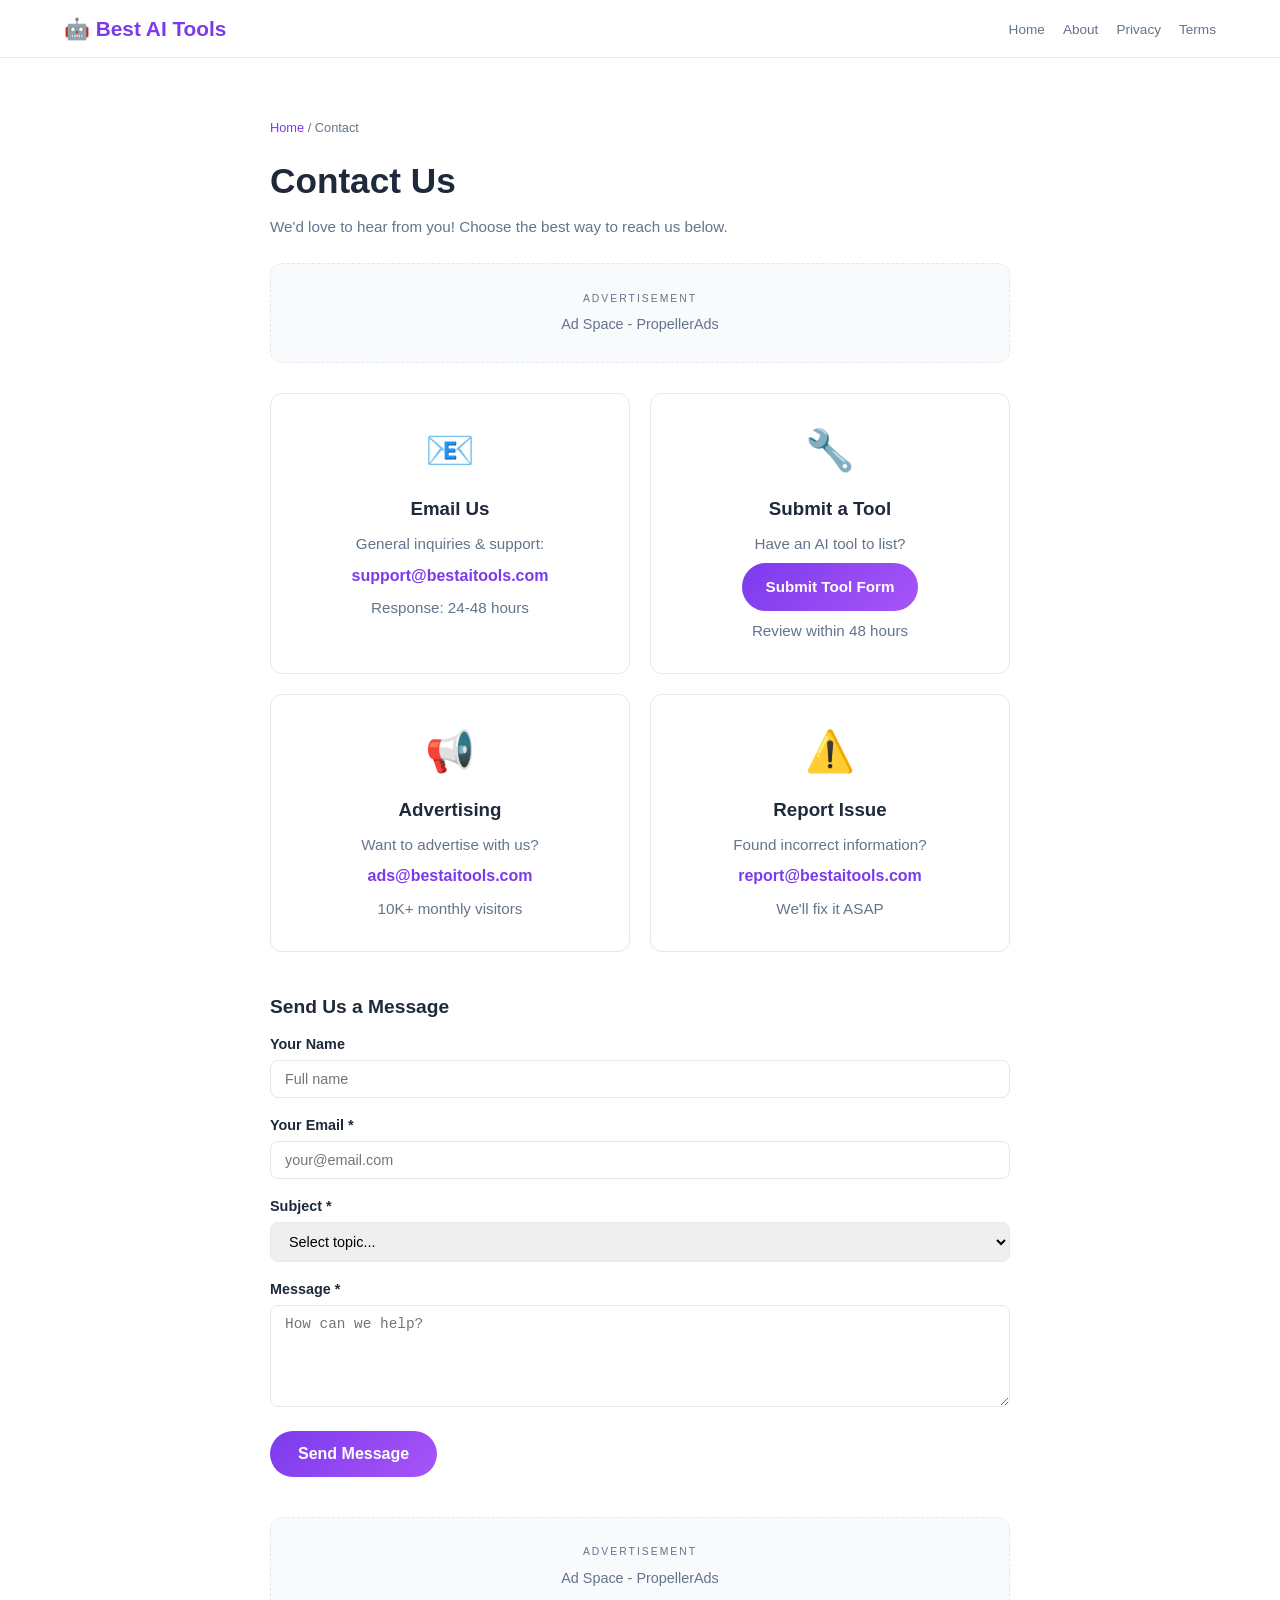
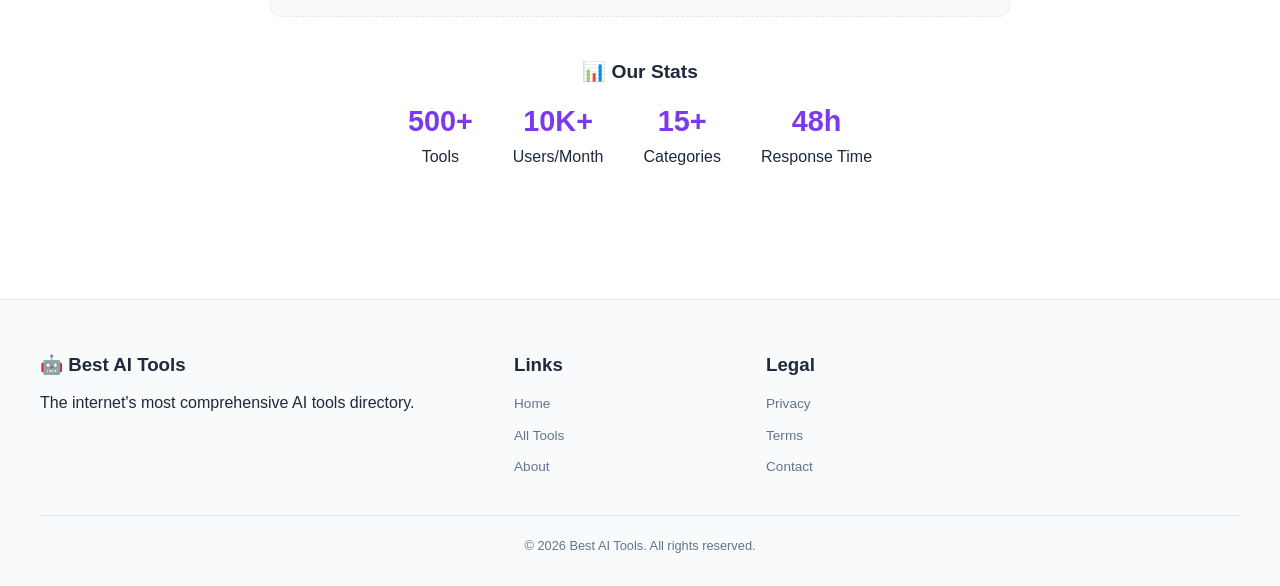
<file: contact.html>
<!DOCTYPE html>
<html lang="en">
<head>
    <meta charset="UTF-8">
    <meta name="viewport" content="width=device-width, initial-scale=1.0">
    <meta name="description" content="Contact Best AI Tools - Get in touch for support, tool submissions, advertising, or general inquiries.">
    <title>Contact Us | Best AI Tools 2026</title>
    <link rel="stylesheet" href="style.css">
    <script async src="https://www.googletagmanager.com/gtag/js?id=G-1C2Y8KC0CQ"></script>
    <script>window.dataLayer=window.dataLayer||[];function gtag(){dataLayer.push(arguments)}gtag('js',new Date());gtag('config','G-1C2Y8KC0CQ');</script>
    <script async src="//YOUR-PROPELLERADS-CODE"></script>
</head>
<body>
    <header>
        <nav>
            <a href="index.html" class="logo">🤖 Best AI Tools</a>
            <ul class="nav-links">
                <li><a href="index.html">Home</a></li>
                <li><a href="about.html">About</a></li>
                <li><a href="privacy.html">Privacy</a></li>
                <li><a href="terms.html">Terms</a></li>
            </ul>
        </nav>
    </header>

    <main class="legal-page">
        <div class="breadcrumb"><a href="index.html">Home</a> / Contact</div>
        <h1>Contact Us</h1>
        <p>We'd love to hear from you! Choose the best way to reach us below.</p>

        <section class="ad-container"><div class="ad-label">Advertisement</div><div class="ad-placeholder">Ad Space - PropellerAds</div></section>

        <div class="contact-grid">
            <div class="contact-card">
                <div class="contact-icon">📧</div>
                <h3>Email Us</h3>
                <p>General inquiries & support:</p>
                <a href="mailto:support@bestaitools.com" class="contact-link">support@bestaitools.com</a>
                <p class="contact-note">Response: 24-48 hours</p>
            </div>

            <div class="contact-card">
                <div class="contact-icon">🔧</div>
                <h3>Submit a Tool</h3>
                <p>Have an AI tool to list?</p>
                <a href="submit.html" class="btn-primary">Submit Tool Form</a>
                <p class="contact-note">Review within 48 hours</p>
            </div>

            <div class="contact-card">
                <div class="contact-icon">📢</div>
                <h3>Advertising</h3>
                <p>Want to advertise with us?</p>
                <a href="mailto:ads@bestaitools.com" class="contact-link">ads@bestaitools.com</a>
                <p class="contact-note">10K+ monthly visitors</p>
            </div>

            <div class="contact-card">
                <div class="contact-icon">⚠️</div>
                <h3>Report Issue</h3>
                <p>Found incorrect information?</p>
                <a href="mailto:report@bestaitools.com" class="contact-link">report@bestaitools.com</a>
                <p class="contact-note">We'll fix it ASAP</p>
            </div>
        </div>

        <section style="margin:40px 0;">
            <h2>Send Us a Message</h2>
            <form class="submit-form" onsubmit="alert('Message sent! We will respond within 48 hours.');return false">
                <div class="form-group">
                    <label>Your Name</label>
                    <input type="text" placeholder="Full name">
                </div>
                <div class="form-group">
                    <label>Your Email *</label>
                    <input type="email" required placeholder="your@email.com">
                </div>
                <div class="form-group">
                    <label>Subject *</label>
                    <select required>
                        <option value="">Select topic...</option>
                        <option>General Inquiry</option>
                        <option>Tool Submission</option>
                        <option>Advertising</option>
                        <option>Report an Error</option>
                        <option>Partnership</option>
                        <option>Other</option>
                    </select>
                </div>
                <div class="form-group">
                    <label>Message *</label>
                    <textarea rows="5" required placeholder="How can we help?"></textarea>
                </div>
                <button type="submit" class="btn-primary btn-large">Send Message</button>
            </form>
        </section>

        <section class="ad-container"><div class="ad-label">Advertisement</div><div class="ad-placeholder">Ad Space - PropellerAds</div></section>

        <section style="text-align:center;margin:40px 0;">
            <h2>📊 Our Stats</h2>
            <div class="hero-stats">
                <div class="stat"><span>500+</span> Tools</div>
                <div class="stat"><span>10K+</span> Users/Month</div>
                <div class="stat"><span>15+</span> Categories</div>
                <div class="stat"><span>48h</span> Response Time</div>
            </div>
        </section>
    </main>

    <footer>
        <div class="footer-grid">
            <div class="footer-col"><h3>🤖 Best AI Tools</h3><p>The internet's most comprehensive AI tools directory.</p></div>
            <div class="footer-col"><h3>Links</h3><ul><li><a href="index.html">Home</a></li><li><a href="tools.html">All Tools</a></li><li><a href="about.html">About</a></li></ul></div>
            <div class="footer-col"><h3>Legal</h3><ul><li><a href="privacy.html">Privacy</a></li><li><a href="terms.html">Terms</a></li><li><a href="contact.html">Contact</a></li></ul></div>
        </div>
        <div class="footer-bottom"><p>© 2026 Best AI Tools. All rights reserved.</p></div>
    </footer>
</body>
</html>
</file>
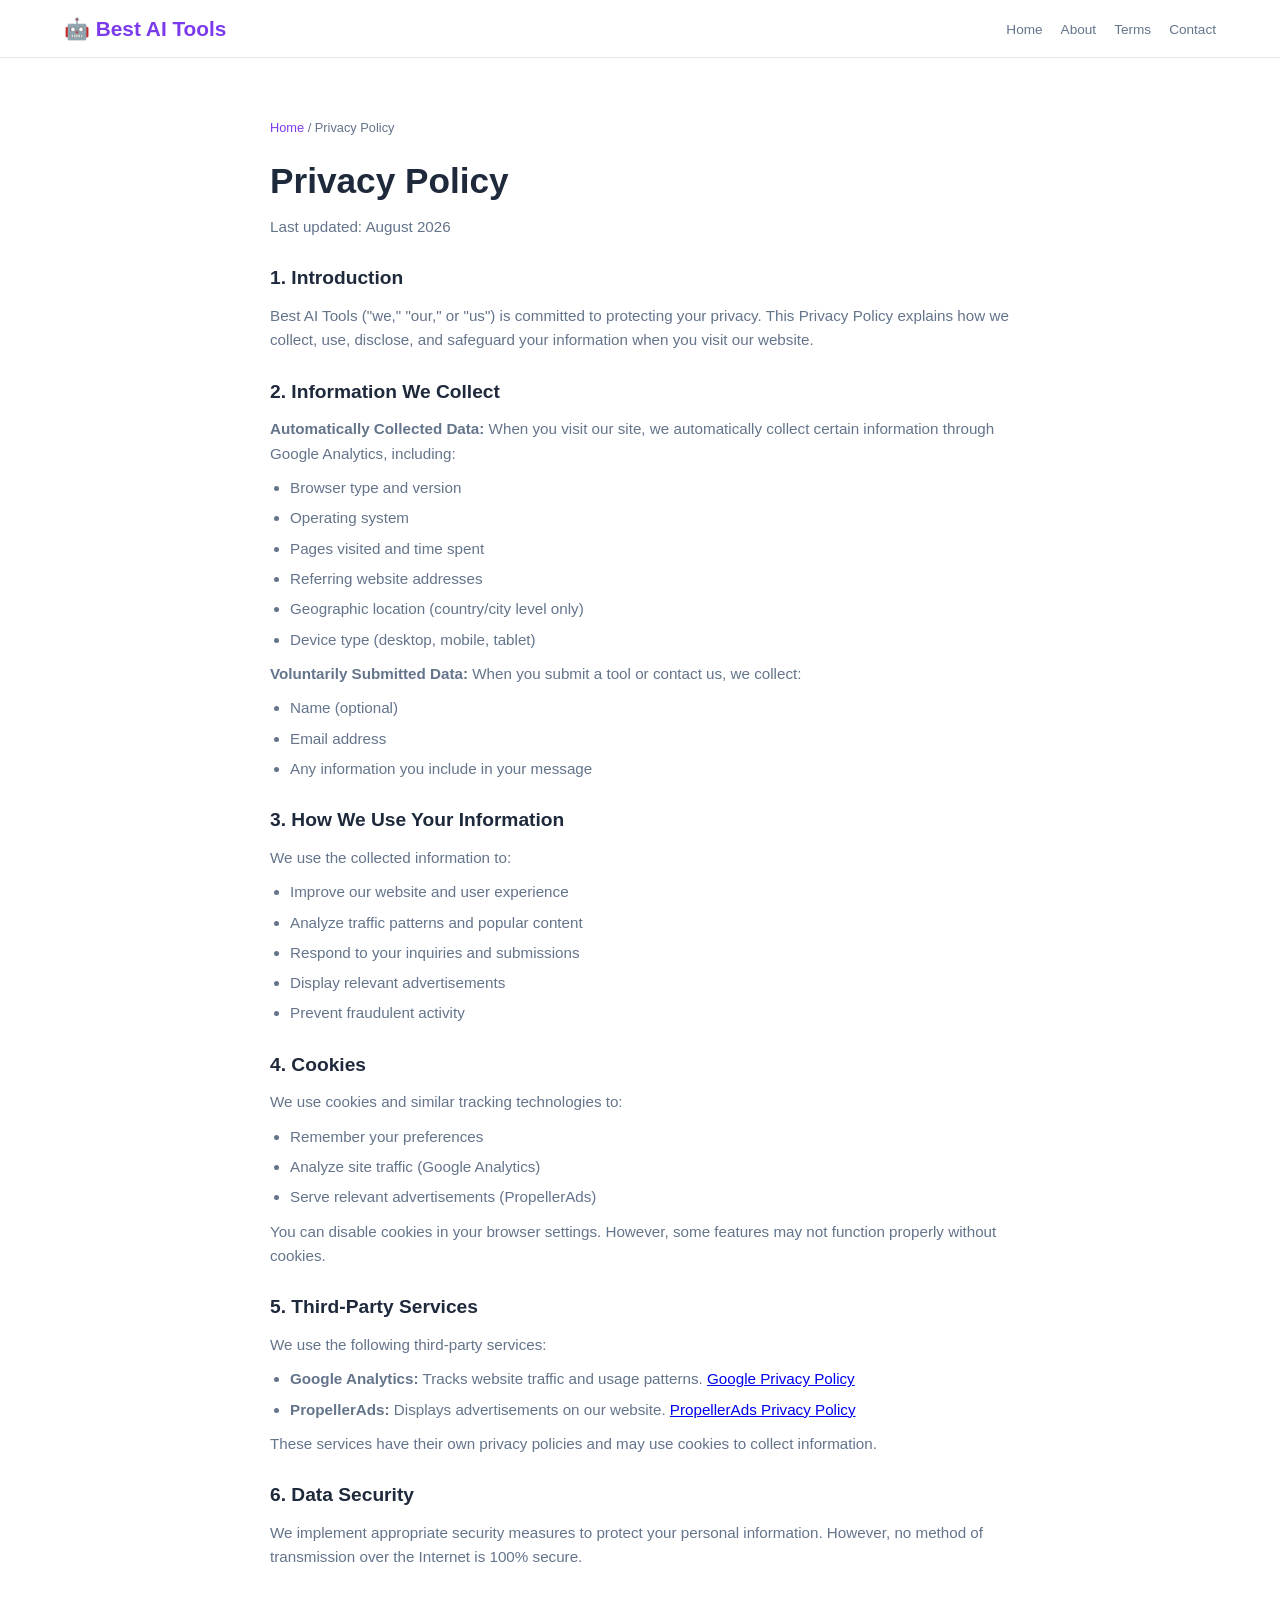
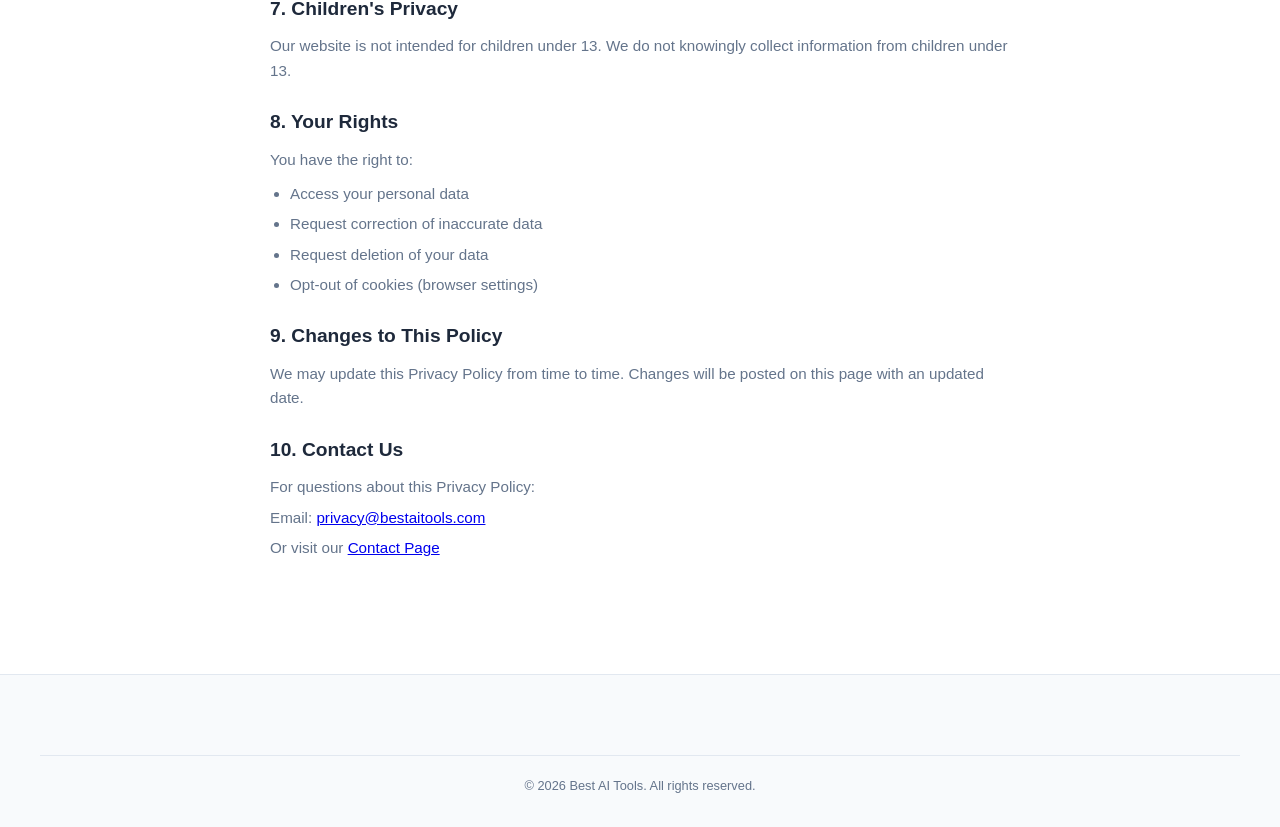
<file: privacy.html>
<!DOCTYPE html>
<html lang="en">
<head>
    <meta charset="UTF-8">
    <meta name="viewport" content="width=device-width, initial-scale=1.0">
    <meta name="description" content="Privacy Policy for Best AI Tools - How we collect, use, and protect your data.">
    <title>Privacy Policy | Best AI Tools 2026</title>
    <link rel="stylesheet" href="style.css">
    <script async src="https://www.googletagmanager.com/gtag/js?id=G-1C2Y8KC0CQ"></script>
    <script>window.dataLayer=window.dataLayer||[];function gtag(){dataLayer.push(arguments)}gtag('js',new Date());gtag('config','G-1C2Y8KC0CQ');</script>
    <script async src="//YOUR-PROPELLERADS-CODE"></script>
</head>
<body>
    <header>
        <nav>
            <a href="index.html" class="logo">🤖 Best AI Tools</a>
            <ul class="nav-links">
                <li><a href="index.html">Home</a></li>
                <li><a href="about.html">About</a></li>
                <li><a href="terms.html">Terms</a></li>
                <li><a href="contact.html">Contact</a></li>
            </ul>
        </nav>
    </header>

    <main class="legal-page">
        <div class="breadcrumb"><a href="index.html">Home</a> / Privacy Policy</div>
        <h1>Privacy Policy</h1>
        <p>Last updated: August 2026</p>

        <section>
            <h2>1. Introduction</h2>
            <p>Best AI Tools ("we," "our," or "us") is committed to protecting your privacy. This Privacy Policy explains how we collect, use, disclose, and safeguard your information when you visit our website.</p>
        </section>

        <section>
            <h2>2. Information We Collect</h2>
            <p><strong>Automatically Collected Data:</strong> When you visit our site, we automatically collect certain information through Google Analytics, including:</p>
            <ul style="padding-left:20px;margin:10px 0;">
                <li>Browser type and version</li>
                <li>Operating system</li>
                <li>Pages visited and time spent</li>
                <li>Referring website addresses</li>
                <li>Geographic location (country/city level only)</li>
                <li>Device type (desktop, mobile, tablet)</li>
            </ul>
            <p><strong>Voluntarily Submitted Data:</strong> When you submit a tool or contact us, we collect:</p>
            <ul style="padding-left:20px;margin:10px 0;">
                <li>Name (optional)</li>
                <li>Email address</li>
                <li>Any information you include in your message</li>
            </ul>
        </section>

        <section>
            <h2>3. How We Use Your Information</h2>
            <p>We use the collected information to:</p>
            <ul style="padding-left:20px;margin:10px 0;">
                <li>Improve our website and user experience</li>
                <li>Analyze traffic patterns and popular content</li>
                <li>Respond to your inquiries and submissions</li>
                <li>Display relevant advertisements</li>
                <li>Prevent fraudulent activity</li>
            </ul>
        </section>

        <section>
            <h2>4. Cookies</h2>
            <p>We use cookies and similar tracking technologies to:</p>
            <ul style="padding-left:20px;margin:10px 0;">
                <li>Remember your preferences</li>
                <li>Analyze site traffic (Google Analytics)</li>
                <li>Serve relevant advertisements (PropellerAds)</li>
            </ul>
            <p>You can disable cookies in your browser settings. However, some features may not function properly without cookies.</p>
        </section>

        <section>
            <h2>5. Third-Party Services</h2>
            <p>We use the following third-party services:</p>
            <ul style="padding-left:20px;margin:10px 0;">
                <li><strong>Google Analytics:</strong> Tracks website traffic and usage patterns. <a href="https://policies.google.com/privacy" target="_blank">Google Privacy Policy</a></li>
                <li><strong>PropellerAds:</strong> Displays advertisements on our website. <a href="https://propellerads.com/privacy/" target="_blank">PropellerAds Privacy Policy</a></li>
            </ul>
            <p>These services have their own privacy policies and may use cookies to collect information.</p>
        </section>

        <section>
            <h2>6. Data Security</h2>
            <p>We implement appropriate security measures to protect your personal information. However, no method of transmission over the Internet is 100% secure.</p>
        </section>

        <section>
            <h2>7. Children's Privacy</h2>
            <p>Our website is not intended for children under 13. We do not knowingly collect information from children under 13.</p>
        </section>

        <section>
            <h2>8. Your Rights</h2>
            <p>You have the right to:</p>
            <ul style="padding-left:20px;margin:10px 0;">
                <li>Access your personal data</li>
                <li>Request correction of inaccurate data</li>
                <li>Request deletion of your data</li>
                <li>Opt-out of cookies (browser settings)</li>
            </ul>
        </section>

        <section>
            <h2>9. Changes to This Policy</h2>
            <p>We may update this Privacy Policy from time to time. Changes will be posted on this page with an updated date.</p>
        </section>

        <section>
            <h2>10. Contact Us</h2>
            <p>For questions about this Privacy Policy:</p>
            <p>Email: <a href="mailto:privacy@bestaitools.com">privacy@bestaitools.com</a></p>
            <p>Or visit our <a href="contact.html">Contact Page</a></p>
        </section>
    </main>

    <footer>
        <div class="footer-bottom"><p>© 2026 Best AI Tools. All rights reserved.</p></div>
    </footer>
</body>
</html>
</file>
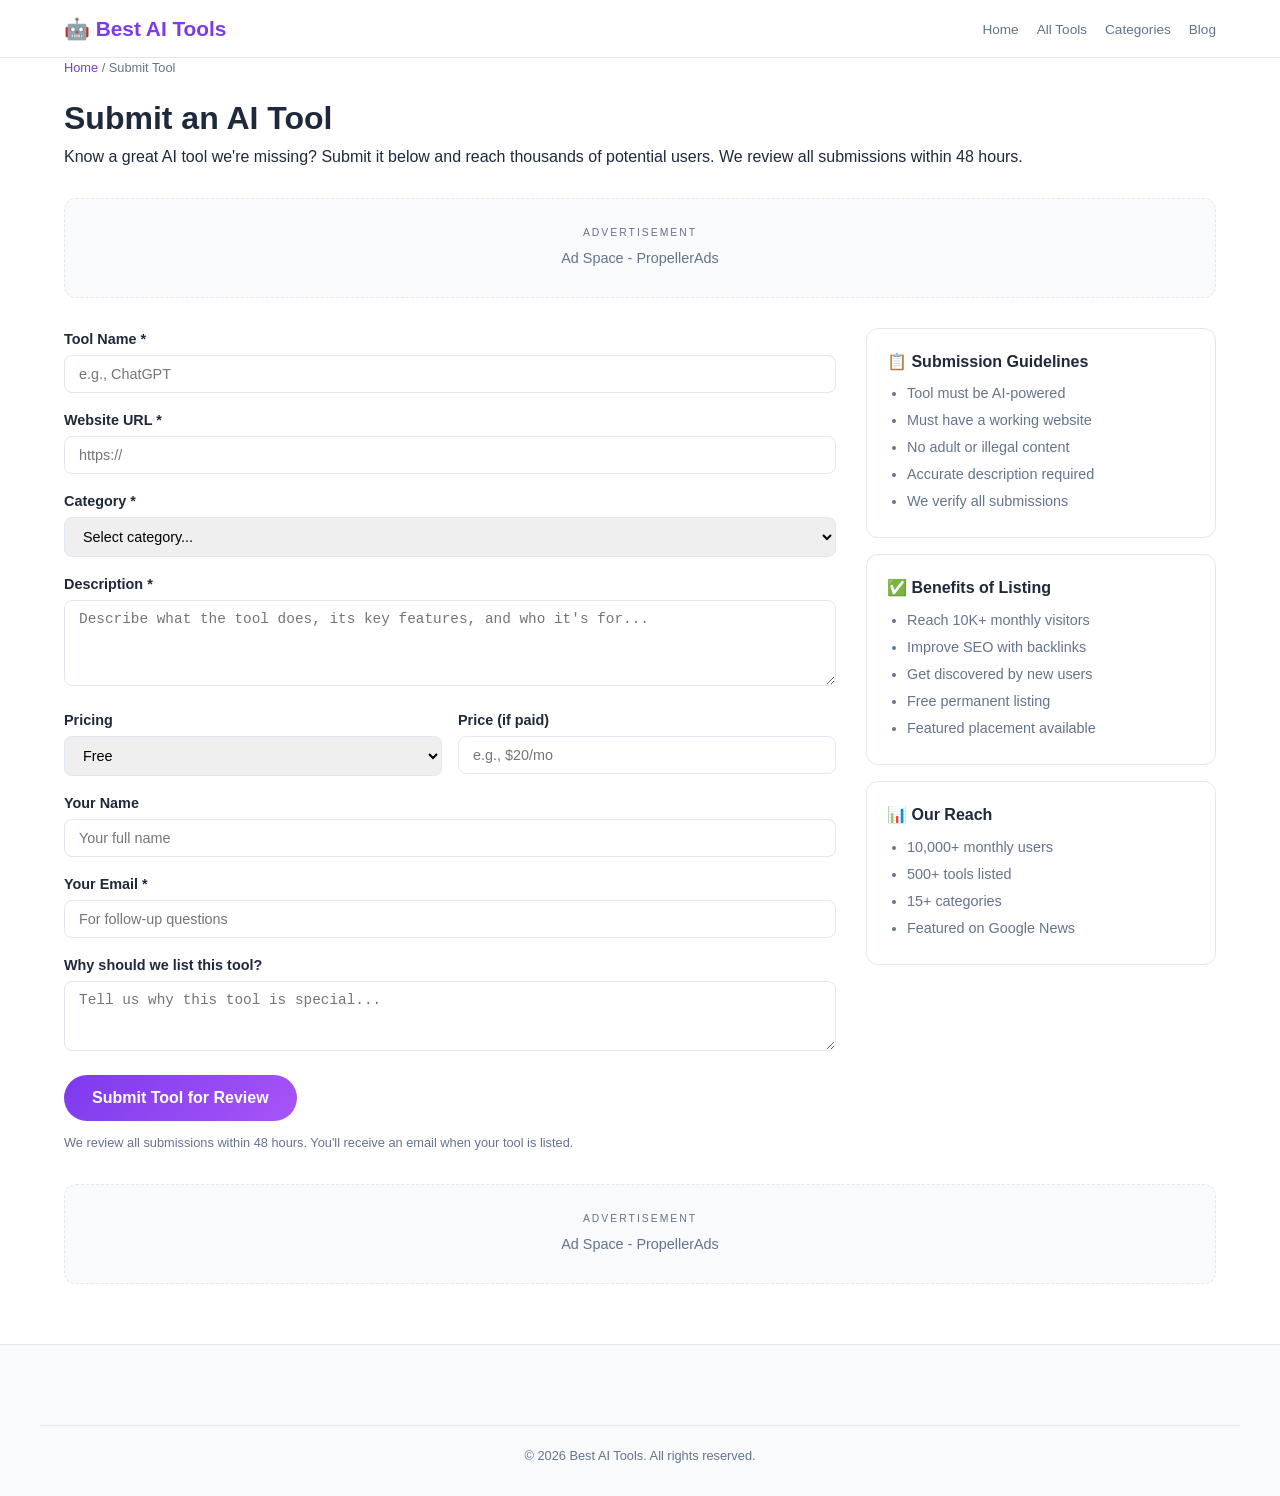
<file: submit.html>
<!DOCTYPE html>
<html lang="en">
<head>
    <meta charset="UTF-8">
    <meta name="viewport" content="width=device-width, initial-scale=1.0">
    <meta name="description" content="Submit an AI tool to our directory. Get your tool listed and reach thousands of potential users.">
    <title>Submit AI Tool - Get Listed | Best AI Tools 2026</title>
    <link rel="stylesheet" href="style.css">
    <script async src="https://www.googletagmanager.com/gtag/js?id=G-1C2Y8KC0CQ"></script>
    <script>window.dataLayer=window.dataLayer||[];function gtag(){dataLayer.push(arguments)}gtag('js',new Date());gtag('config','G-1C2Y8KC0CQ');</script>
    <script async src="//YOUR-PROPELLERADS-CODE"></script>
</head>
<body>
    <header>
        <nav>
            <a href="index.html" class="logo">🤖 Best AI Tools</a>
            <ul class="nav-links">
                <li><a href="index.html">Home</a></li>
                <li><a href="tools.html">All Tools</a></li>
                <li><a href="categories.html">Categories</a></li>
                <li><a href="blog.html">Blog</a></li>
            </ul>
        </nav>
    </header>

    <main>
        <div class="breadcrumb"><a href="index.html">Home</a> / Submit Tool</div>
        <h1>Submit an AI Tool</h1>
        <p>Know a great AI tool we're missing? Submit it below and reach thousands of potential users. We review all submissions within 48 hours.</p>

        <section class="ad-container"><div class="ad-label">Advertisement</div><div class="ad-placeholder">Ad Space - PropellerAds</div></section>

        <div class="submit-page-layout">
            <form class="submit-form" onsubmit="alert('Thank you! We will review your submission within 48 hours.');return false">
                <div class="form-group">
                    <label>Tool Name *</label>
                    <input type="text" required placeholder="e.g., ChatGPT">
                </div>

                <div class="form-group">
                    <label>Website URL *</label>
                    <input type="url" required placeholder="https://">
                </div>

                <div class="form-group">
                    <label>Category *</label>
                    <select required>
                        <option value="">Select category...</option>
                        <option>AI Writing</option>
                        <option>AI Image</option>
                        <option>AI Video</option>
                        <option>AI Voice & Music</option>
                        <option>AI Coding</option>
                        <option>AI Productivity</option>
                        <option>AI Marketing</option>
                        <option>AI Data</option>
                        <option>AI Chatbots</option>
                        <option>AI Education</option>
                        <option>AI Healthcare</option>
                        <option>AI Finance</option>
                        <option>AI Gaming</option>
                        <option>AI Security</option>
                        <option>AI E-commerce</option>
                        <option>Other</option>
                    </select>
                </div>

                <div class="form-group">
                    <label>Description *</label>
                    <textarea rows="4" required placeholder="Describe what the tool does, its key features, and who it's for..."></textarea>
                </div>

                <div class="form-row">
                    <div class="form-group">
                        <label>Pricing</label>
                        <select>
                            <option>Free</option>
                            <option>Freemium</option>
                            <option>Paid</option>
                            <option>Free Trial Available</option>
                        </select>
                    </div>
                    <div class="form-group">
                        <label>Price (if paid)</label>
                        <input type="text" placeholder="e.g., $20/mo">
                    </div>
                </div>

                <div class="form-group">
                    <label>Your Name</label>
                    <input type="text" placeholder="Your full name">
                </div>

                <div class="form-group">
                    <label>Your Email *</label>
                    <input type="email" required placeholder="For follow-up questions">
                </div>

                <div class="form-group">
                    <label>Why should we list this tool?</label>
                    <textarea rows="3" placeholder="Tell us why this tool is special..."></textarea>
                </div>

                <button type="submit" class="btn-primary btn-large">Submit Tool for Review</button>
                <p class="form-note">We review all submissions within 48 hours. You'll receive an email when your tool is listed.</p>
            </form>

            <aside class="submit-sidebar">
                <div class="info-card">
                    <h3>📋 Submission Guidelines</h3>
                    <ul>
                        <li>Tool must be AI-powered</li>
                        <li>Must have a working website</li>
                        <li>No adult or illegal content</li>
                        <li>Accurate description required</li>
                        <li>We verify all submissions</li>
                    </ul>
                </div>

                <div class="info-card">
                    <h3>✅ Benefits of Listing</h3>
                    <ul>
                        <li>Reach 10K+ monthly visitors</li>
                        <li>Improve SEO with backlinks</li>
                        <li>Get discovered by new users</li>
                        <li>Free permanent listing</li>
                        <li>Featured placement available</li>
                    </ul>
                </div>

                <div class="info-card">
                    <h3>📊 Our Reach</h3>
                    <ul>
                        <li>10,000+ monthly users</li>
                        <li>500+ tools listed</li>
                        <li>15+ categories</li>
                        <li>Featured on Google News</li>
                    </ul>
                </div>
            </aside>
        </div>

        <section class="ad-container"><div class="ad-label">Advertisement</div><div class="ad-placeholder">Ad Space - PropellerAds</div></section>
    </main>

    <footer>
        <div class="footer-bottom"><p>© 2026 Best AI Tools. All rights reserved.</p></div>
    </footer>
</body>
</html>
</file>
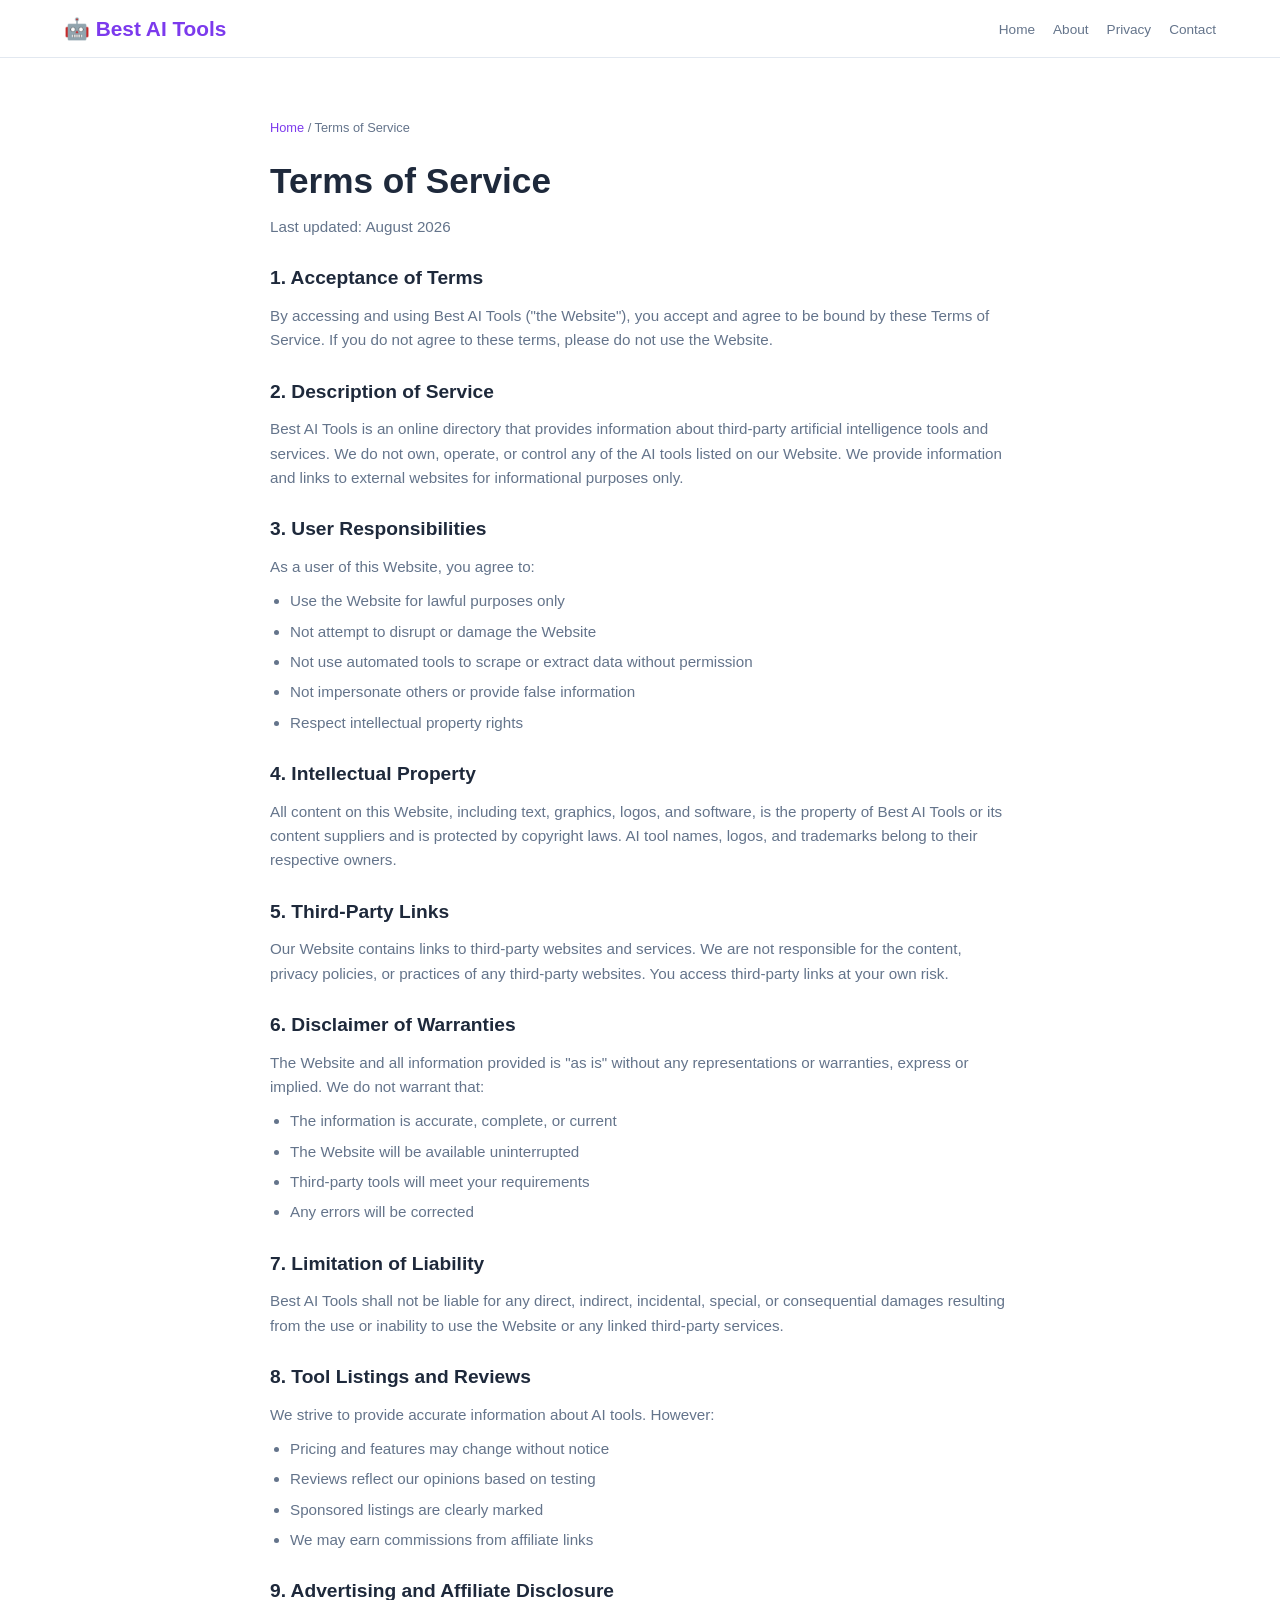
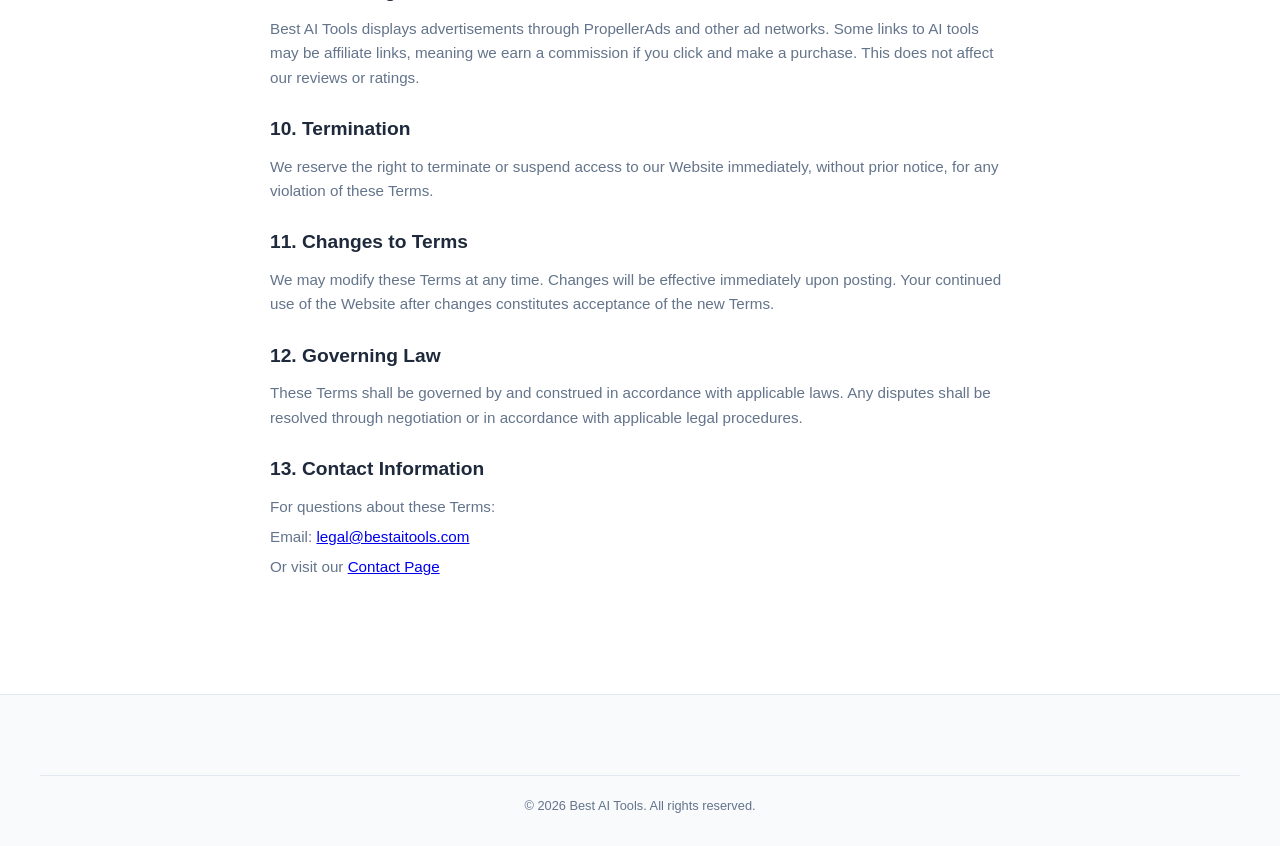
<file: terms.html>
<!DOCTYPE html>
<html lang="en">
<head>
    <meta charset="UTF-8">
    <meta name="viewport" content="width=device-width, initial-scale=1.0">
    <meta name="description" content="Terms of Service for Best AI Tools - Rules and guidelines for using our AI tools directory.">
    <title>Terms of Service | Best AI Tools 2026</title>
    <link rel="stylesheet" href="style.css">
    <script async src="https://www.googletagmanager.com/gtag/js?id=G-1C2Y8KC0CQ"></script>
    <script>window.dataLayer=window.dataLayer||[];function gtag(){dataLayer.push(arguments)}gtag('js',new Date());gtag('config','G-1C2Y8KC0CQ');</script>
    <script async src="//YOUR-PROPELLERADS-CODE"></script>
</head>
<body>
    <header>
        <nav>
            <a href="index.html" class="logo">🤖 Best AI Tools</a>
            <ul class="nav-links">
                <li><a href="index.html">Home</a></li>
                <li><a href="about.html">About</a></li>
                <li><a href="privacy.html">Privacy</a></li>
                <li><a href="contact.html">Contact</a></li>
            </ul>
        </nav>
    </header>

    <main class="legal-page">
        <div class="breadcrumb"><a href="index.html">Home</a> / Terms of Service</div>
        <h1>Terms of Service</h1>
        <p>Last updated: August 2026</p>

        <section>
            <h2>1. Acceptance of Terms</h2>
            <p>By accessing and using Best AI Tools ("the Website"), you accept and agree to be bound by these Terms of Service. If you do not agree to these terms, please do not use the Website.</p>
        </section>

        <section>
            <h2>2. Description of Service</h2>
            <p>Best AI Tools is an online directory that provides information about third-party artificial intelligence tools and services. We do not own, operate, or control any of the AI tools listed on our Website. We provide information and links to external websites for informational purposes only.</p>
        </section>

        <section>
            <h2>3. User Responsibilities</h2>
            <p>As a user of this Website, you agree to:</p>
            <ul style="padding-left:20px;margin:10px 0;">
                <li>Use the Website for lawful purposes only</li>
                <li>Not attempt to disrupt or damage the Website</li>
                <li>Not use automated tools to scrape or extract data without permission</li>
                <li>Not impersonate others or provide false information</li>
                <li>Respect intellectual property rights</li>
            </ul>
        </section>

        <section>
            <h2>4. Intellectual Property</h2>
            <p>All content on this Website, including text, graphics, logos, and software, is the property of Best AI Tools or its content suppliers and is protected by copyright laws. AI tool names, logos, and trademarks belong to their respective owners.</p>
        </section>

        <section>
            <h2>5. Third-Party Links</h2>
            <p>Our Website contains links to third-party websites and services. We are not responsible for the content, privacy policies, or practices of any third-party websites. You access third-party links at your own risk.</p>
        </section>

        <section>
            <h2>6. Disclaimer of Warranties</h2>
            <p>The Website and all information provided is "as is" without any representations or warranties, express or implied. We do not warrant that:</p>
            <ul style="padding-left:20px;margin:10px 0;">
                <li>The information is accurate, complete, or current</li>
                <li>The Website will be available uninterrupted</li>
                <li>Third-party tools will meet your requirements</li>
                <li>Any errors will be corrected</li>
            </ul>
        </section>

        <section>
            <h2>7. Limitation of Liability</h2>
            <p>Best AI Tools shall not be liable for any direct, indirect, incidental, special, or consequential damages resulting from the use or inability to use the Website or any linked third-party services.</p>
        </section>

        <section>
            <h2>8. Tool Listings and Reviews</h2>
            <p>We strive to provide accurate information about AI tools. However:</p>
            <ul style="padding-left:20px;margin:10px 0;">
                <li>Pricing and features may change without notice</li>
                <li>Reviews reflect our opinions based on testing</li>
                <li>Sponsored listings are clearly marked</li>
                <li>We may earn commissions from affiliate links</li>
            </ul>
        </section>

        <section>
            <h2>9. Advertising and Affiliate Disclosure</h2>
            <p>Best AI Tools displays advertisements through PropellerAds and other ad networks. Some links to AI tools may be affiliate links, meaning we earn a commission if you click and make a purchase. This does not affect our reviews or ratings.</p>
        </section>

        <section>
            <h2>10. Termination</h2>
            <p>We reserve the right to terminate or suspend access to our Website immediately, without prior notice, for any violation of these Terms.</p>
        </section>

        <section>
            <h2>11. Changes to Terms</h2>
            <p>We may modify these Terms at any time. Changes will be effective immediately upon posting. Your continued use of the Website after changes constitutes acceptance of the new Terms.</p>
        </section>

        <section>
            <h2>12. Governing Law</h2>
            <p>These Terms shall be governed by and construed in accordance with applicable laws. Any disputes shall be resolved through negotiation or in accordance with applicable legal procedures.</p>
        </section>

        <section>
            <h2>13. Contact Information</h2>
            <p>For questions about these Terms:</p>
            <p>Email: <a href="mailto:legal@bestaitools.com">legal@bestaitools.com</a></p>
            <p>Or visit our <a href="contact.html">Contact Page</a></p>
        </section>
    </main>

    <footer>
        <div class="footer-bottom"><p>© 2026 Best AI Tools. All rights reserved.</p></div>
    </footer>
</body>
</html>
</file>
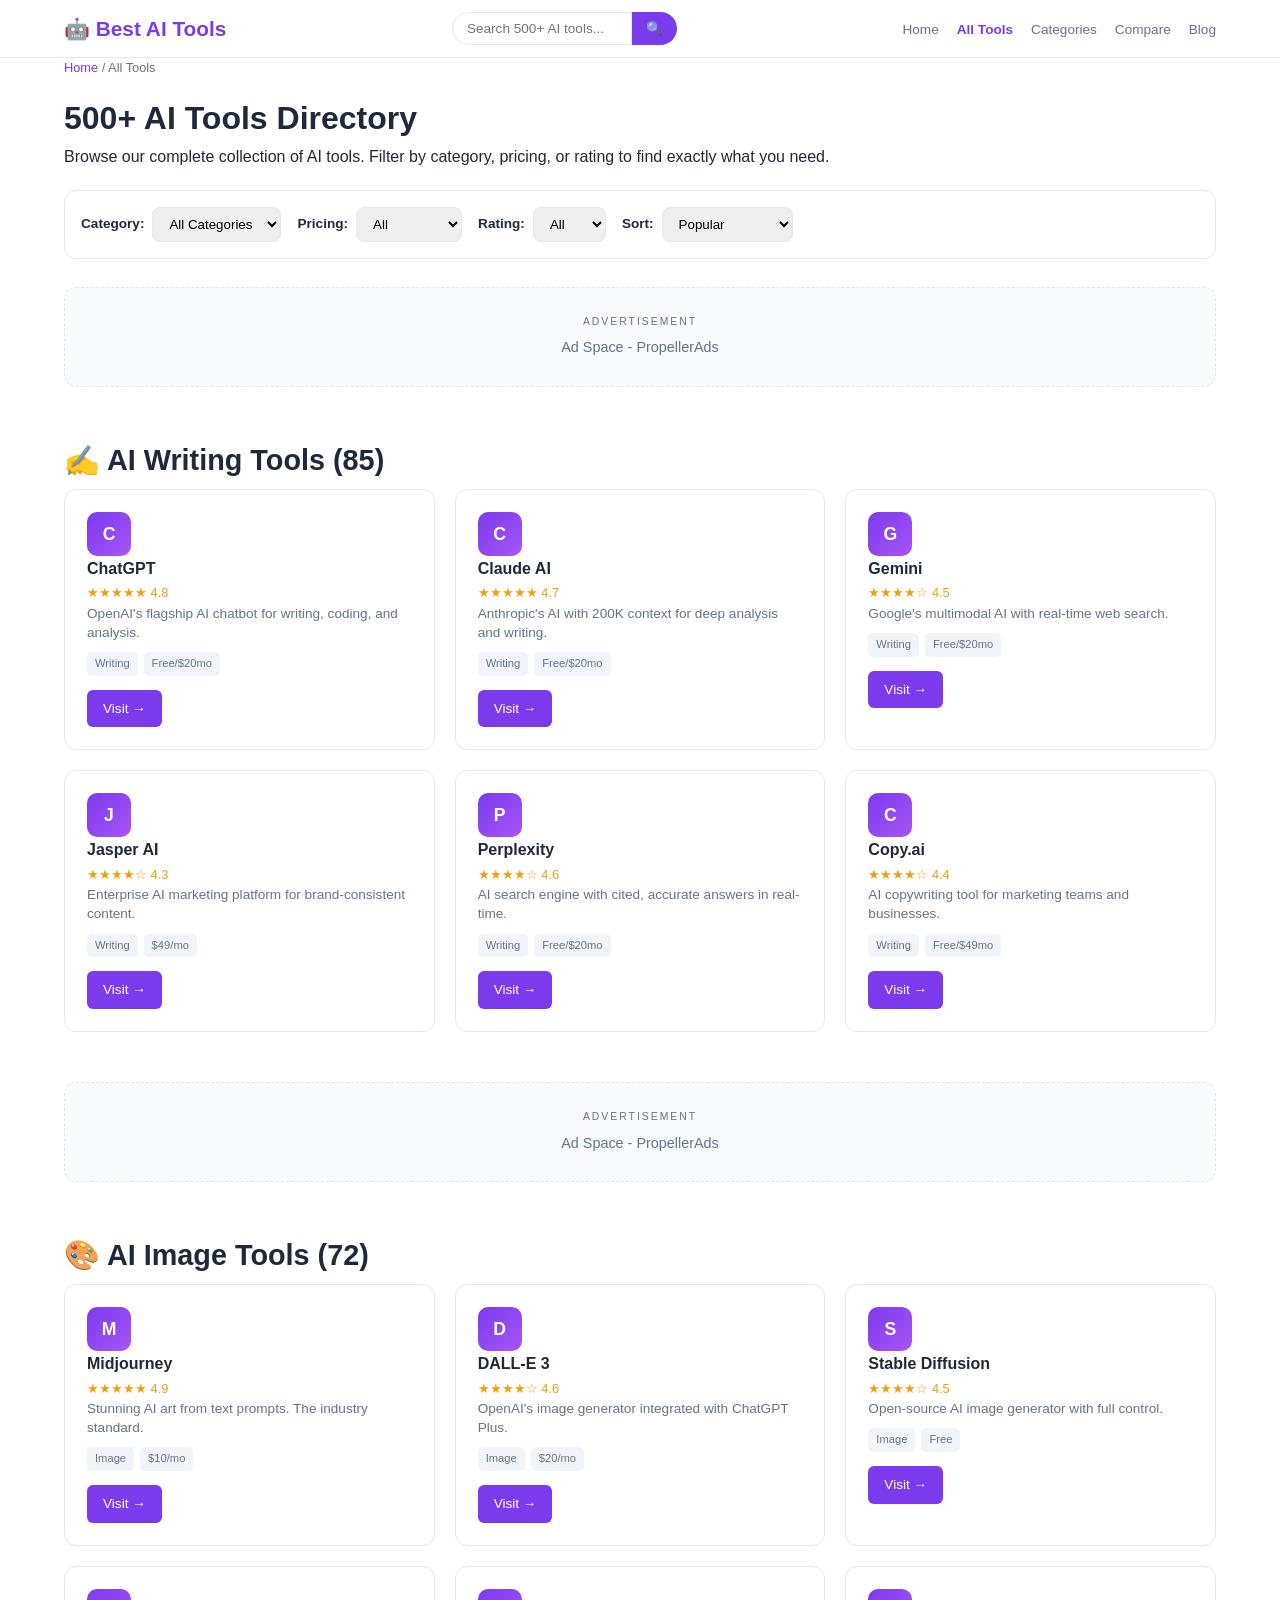
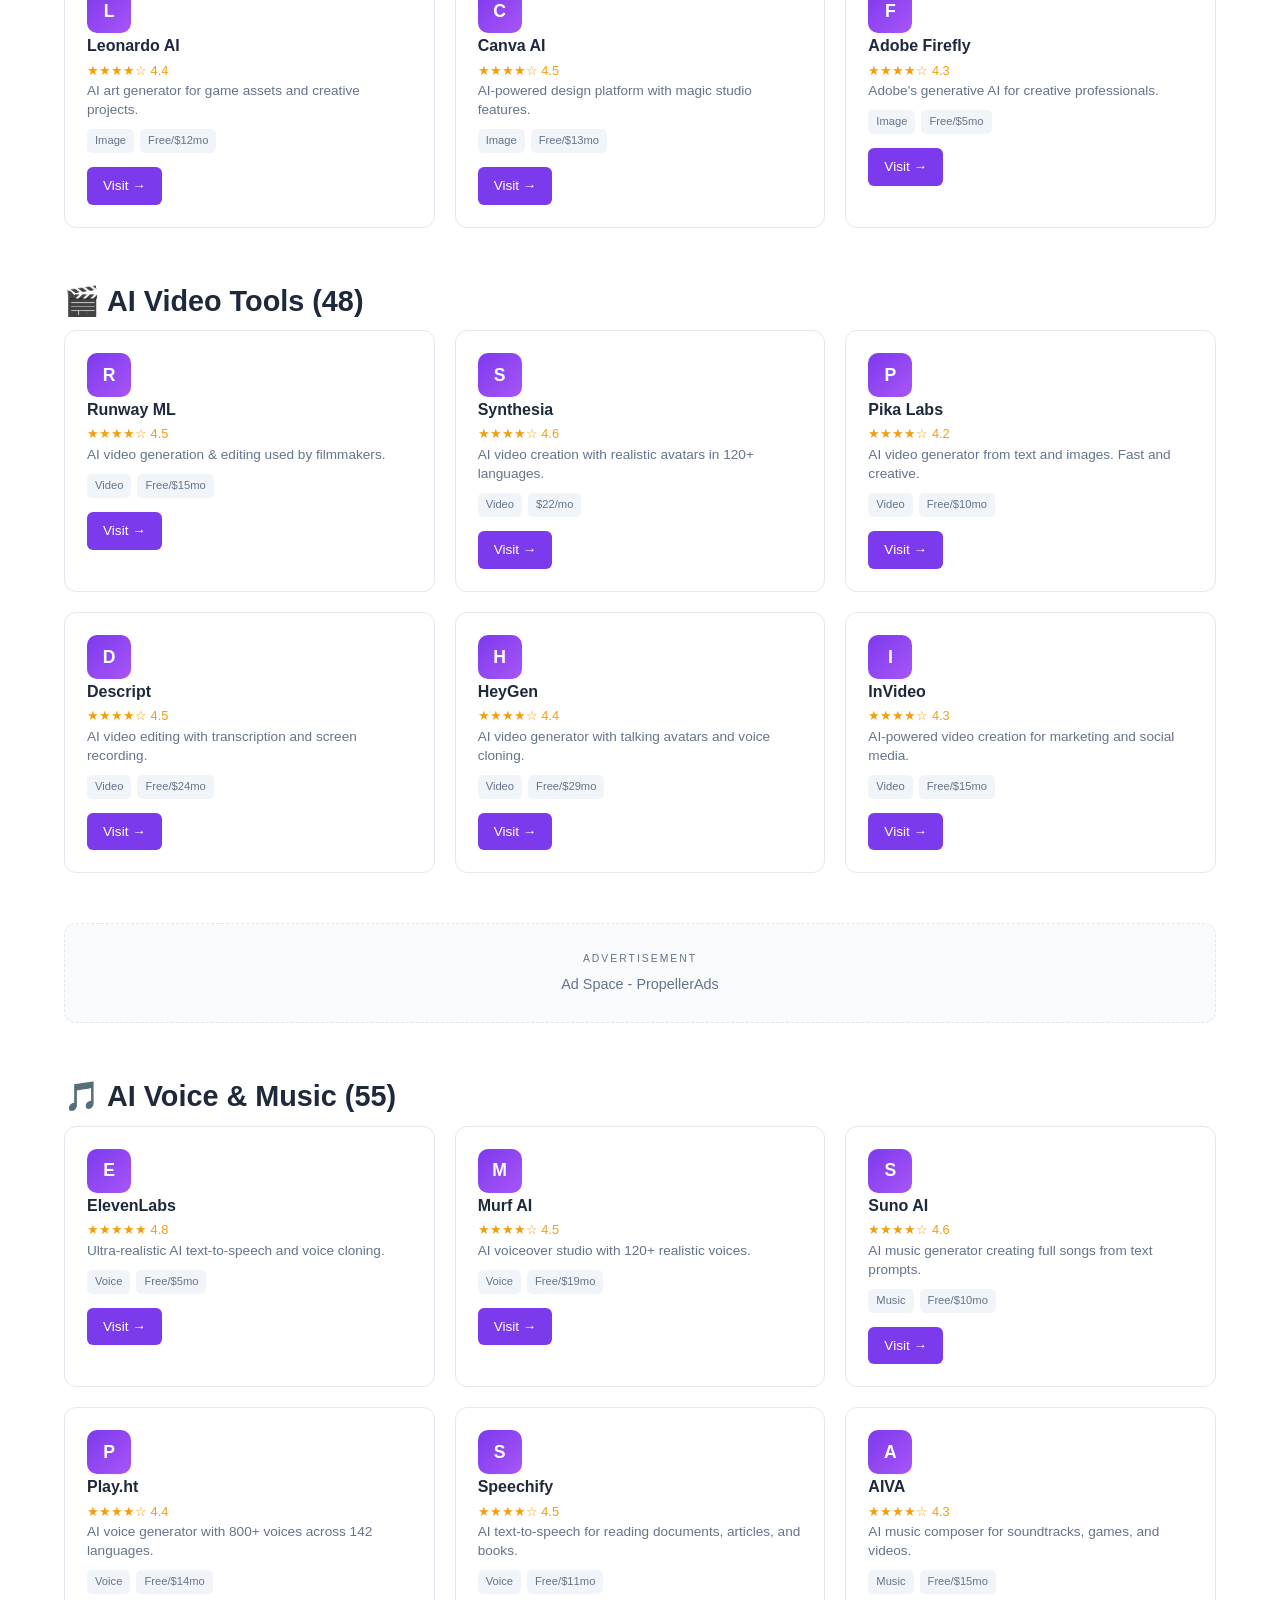
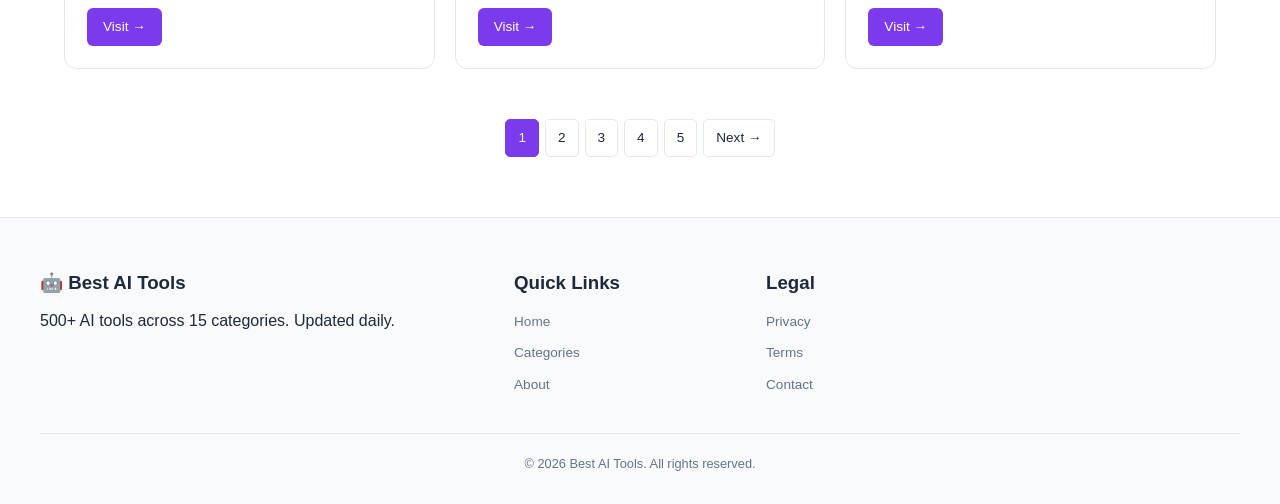
<file: tools.html>
<!DOCTYPE html>
<html lang="en">
<head>
    <meta charset="UTF-8">
    <meta name="viewport" content="width=device-width, initial-scale=1.0">
    <meta name="description" content="Browse 500+ AI tools directory - Writing, Image, Video, Voice, Coding, Productivity, Marketing, and more. Filter by category, pricing, and rating.">
    <title>All 500+ AI Tools Directory | Best AI Tools 2026</title>
    <link rel="stylesheet" href="style.css">
    <script async src="https://www.googletagmanager.com/gtag/js?id=G-1C2Y8KC0CQ"></script>
    <script>window.dataLayer=window.dataLayer||[];function gtag(){dataLayer.push(arguments)}gtag('js',new Date());gtag('config','G-1C2Y8KC0CQ');</script>
    <script async src="//YOUR-PROPELLERADS-CODE"></script>
</head>
<body>
    <header>
        <nav>
            <a href="index.html" class="logo">🤖 Best AI Tools</a>
            <div class="search-bar"><input type="text" placeholder="Search 500+ AI tools..."><button>🔍</button></div>
            <ul class="nav-links">
                <li><a href="index.html">Home</a></li>
                <li><a href="tools.html" class="active">All Tools</a></li>
                <li><a href="categories.html">Categories</a></li>
                <li><a href="compare.html">Compare</a></li>
                <li><a href="blog.html">Blog</a></li>
            </ul>
        </nav>
    </header>

    <main>
        <div class="breadcrumb"><a href="index.html">Home</a> / All Tools</div>
        <h1>500+ AI Tools Directory</h1>
        <p>Browse our complete collection of AI tools. Filter by category, pricing, or rating to find exactly what you need.</p>

        <div class="filters-bar">
            <div class="filter-group">
                <label>Category:</label>
                <select><option>All Categories</option><option>Writing</option><option>Image</option><option>Video</option><option>Voice</option><option>Coding</option><option>Productivity</option><option>Marketing</option></select>
            </div>
            <div class="filter-group">
                <label>Pricing:</label>
                <select><option>All</option><option>Free</option><option>Freemium</option><option>Paid</option></select>
            </div>
            <div class="filter-group">
                <label>Rating:</label>
                <select><option>All</option><option>4.5+</option><option>4.0+</option><option>3.5+</option></select>
            </div>
            <div class="filter-group">
                <label>Sort:</label>
                <select><option>Popular</option><option>Newest</option><option>Highest Rated</option><option>Lowest Price</option></select>
            </div>
        </div>

        <section class="ad-container"><div class="ad-label">Advertisement</div><div class="ad-placeholder">Ad Space - PropellerAds</div></section>

        <section class="tools-list">
            <h2>✍️ AI Writing Tools (85)</h2>
            <div class="tool-grid">
                <article class="tool-card"><div class="tool-icon">C</div><h3><a href="#">ChatGPT</a></h3><div class="stars">★★★★★ 4.8</div><p>OpenAI's flagship AI chatbot for writing, coding, and analysis.</p><div class="tool-tags"><span>Writing</span><span>Free/$20mo</span></div><a href="https://chat.openai.com" target="_blank" rel="nofollow" class="btn-visit">Visit →</a></article>
                <article class="tool-card"><div class="tool-icon">C</div><h3><a href="#">Claude AI</a></h3><div class="stars">★★★★★ 4.7</div><p>Anthropic's AI with 200K context for deep analysis and writing.</p><div class="tool-tags"><span>Writing</span><span>Free/$20mo</span></div><a href="https://claude.ai" target="_blank" rel="nofollow" class="btn-visit">Visit →</a></article>
                <article class="tool-card"><div class="tool-icon">G</div><h3><a href="#">Gemini</a></h3><div class="stars">★★★★☆ 4.5</div><p>Google's multimodal AI with real-time web search.</p><div class="tool-tags"><span>Writing</span><span>Free/$20mo</span></div><a href="https://gemini.google.com" target="_blank" rel="nofollow" class="btn-visit">Visit →</a></article>
                <article class="tool-card"><div class="tool-icon">J</div><h3><a href="#">Jasper AI</a></h3><div class="stars">★★★★☆ 4.3</div><p>Enterprise AI marketing platform for brand-consistent content.</p><div class="tool-tags"><span>Writing</span><span>$49/mo</span></div><a href="https://jasper.ai" target="_blank" rel="nofollow" class="btn-visit">Visit →</a></article>
                <article class="tool-card"><div class="tool-icon">P</div><h3><a href="#">Perplexity</a></h3><div class="stars">★★★★☆ 4.6</div><p>AI search engine with cited, accurate answers in real-time.</p><div class="tool-tags"><span>Writing</span><span>Free/$20mo</span></div><a href="https://perplexity.ai" target="_blank" rel="nofollow" class="btn-visit">Visit →</a></article>
                <article class="tool-card"><div class="tool-icon">C</div><h3><a href="#">Copy.ai</a></h3><div class="stars">★★★★☆ 4.4</div><p>AI copywriting tool for marketing teams and businesses.</p><div class="tool-tags"><span>Writing</span><span>Free/$49mo</span></div><a href="https://copy.ai" target="_blank" rel="nofollow" class="btn-visit">Visit →</a></article>
            </div>
        </section>

        <section class="ad-container"><div class="ad-label">Advertisement</div><div class="ad-placeholder">Ad Space - PropellerAds</div></section>

        <section class="tools-list">
            <h2>🎨 AI Image Tools (72)</h2>
            <div class="tool-grid">
                <article class="tool-card"><div class="tool-icon">M</div><h3><a href="#">Midjourney</a></h3><div class="stars">★★★★★ 4.9</div><p>Stunning AI art from text prompts. The industry standard.</p><div class="tool-tags"><span>Image</span><span>$10/mo</span></div><a href="https://midjourney.com" target="_blank" rel="nofollow" class="btn-visit">Visit →</a></article>
                <article class="tool-card"><div class="tool-icon">D</div><h3><a href="#">DALL-E 3</a></h3><div class="stars">★★★★☆ 4.6</div><p>OpenAI's image generator integrated with ChatGPT Plus.</p><div class="tool-tags"><span>Image</span><span>$20/mo</span></div><a href="https://openai.com/dall-e-3" target="_blank" rel="nofollow" class="btn-visit">Visit →</a></article>
                <article class="tool-card"><div class="tool-icon">S</div><h3><a href="#">Stable Diffusion</a></h3><div class="stars">★★★★☆ 4.5</div><p>Open-source AI image generator with full control.</p><div class="tool-tags"><span>Image</span><span>Free</span></div><a href="https://stability.ai" target="_blank" rel="nofollow" class="btn-visit">Visit →</a></article>
                <article class="tool-card"><div class="tool-icon">L</div><h3><a href="#">Leonardo AI</a></h3><div class="stars">★★★★☆ 4.4</div><p>AI art generator for game assets and creative projects.</p><div class="tool-tags"><span>Image</span><span>Free/$12mo</span></div><a href="https://leonardo.ai" target="_blank" rel="nofollow" class="btn-visit">Visit →</a></article>
                <article class="tool-card"><div class="tool-icon">C</div><h3><a href="#">Canva AI</a></h3><div class="stars">★★★★☆ 4.5</div><p>AI-powered design platform with magic studio features.</p><div class="tool-tags"><span>Image</span><span>Free/$13mo</span></div><a href="https://canva.com" target="_blank" rel="nofollow" class="btn-visit">Visit →</a></article>
                <article class="tool-card"><div class="tool-icon">F</div><h3><a href="#">Adobe Firefly</a></h3><div class="stars">★★★★☆ 4.3</div><p>Adobe's generative AI for creative professionals.</p><div class="tool-tags"><span>Image</span><span>Free/$5mo</span></div><a href="https://firefly.adobe.com" target="_blank" rel="nofollow" class="btn-visit">Visit →</a></article>
            </div>
        </section>

        <section class="tools-list">
            <h2>🎬 AI Video Tools (48)</h2>
            <div class="tool-grid">
                <article class="tool-card"><div class="tool-icon">R</div><h3><a href="#">Runway ML</a></h3><div class="stars">★★★★☆ 4.5</div><p>AI video generation & editing used by filmmakers.</p><div class="tool-tags"><span>Video</span><span>Free/$15mo</span></div><a href="https://runwayml.com" target="_blank" rel="nofollow" class="btn-visit">Visit →</a></article>
                <article class="tool-card"><div class="tool-icon">S</div><h3><a href="#">Synthesia</a></h3><div class="stars">★★★★☆ 4.6</div><p>AI video creation with realistic avatars in 120+ languages.</p><div class="tool-tags"><span>Video</span><span>$22/mo</span></div><a href="https://synthesia.io" target="_blank" rel="nofollow" class="btn-visit">Visit →</a></article>
                <article class="tool-card"><div class="tool-icon">P</div><h3><a href="#">Pika Labs</a></h3><div class="stars">★★★★☆ 4.2</div><p>AI video generator from text and images. Fast and creative.</p><div class="tool-tags"><span>Video</span><span>Free/$10mo</span></div><a href="https://pika.art" target="_blank" rel="nofollow" class="btn-visit">Visit →</a></article>
                <article class="tool-card"><div class="tool-icon">D</div><h3><a href="#">Descript</a></h3><div class="stars">★★★★☆ 4.5</div><p>AI video editing with transcription and screen recording.</p><div class="tool-tags"><span>Video</span><span>Free/$24mo</span></div><a href="https://descript.com" target="_blank" rel="nofollow" class="btn-visit">Visit →</a></article>
                <article class="tool-card"><div class="tool-icon">H</div><h3><a href="#">HeyGen</a></h3><div class="stars">★★★★☆ 4.4</div><p>AI video generator with talking avatars and voice cloning.</p><div class="tool-tags"><span>Video</span><span>Free/$29mo</span></div><a href="https://heygen.com" target="_blank" rel="nofollow" class="btn-visit">Visit →</a></article>
                <article class="tool-card"><div class="tool-icon">I</div><h3><a href="#">InVideo</a></h3><div class="stars">★★★★☆ 4.3</div><p>AI-powered video creation for marketing and social media.</p><div class="tool-tags"><span>Video</span><span>Free/$15mo</span></div><a href="https://invideo.io" target="_blank" rel="nofollow" class="btn-visit">Visit →</a></article>
            </div>
        </section>

        <section class="ad-container"><div class="ad-label">Advertisement</div><div class="ad-placeholder">Ad Space - PropellerAds</div></section>

        <section class="tools-list">
            <h2>🎵 AI Voice & Music (55)</h2>
            <div class="tool-grid">
                <article class="tool-card"><div class="tool-icon">E</div><h3><a href="#">ElevenLabs</a></h3><div class="stars">★★★★★ 4.8</div><p>Ultra-realistic AI text-to-speech and voice cloning.</p><div class="tool-tags"><span>Voice</span><span>Free/$5mo</span></div><a href="https://elevenlabs.io" target="_blank" rel="nofollow" class="btn-visit">Visit →</a></article>
                <article class="tool-card"><div class="tool-icon">M</div><h3><a href="#">Murf AI</a></h3><div class="stars">★★★★☆ 4.5</div><p>AI voiceover studio with 120+ realistic voices.</p><div class="tool-tags"><span>Voice</span><span>Free/$19mo</span></div><a href="https://murf.ai" target="_blank" rel="nofollow" class="btn-visit">Visit →</a></article>
                <article class="tool-card"><div class="tool-icon">S</div><h3><a href="#">Suno AI</a></h3><div class="stars">★★★★☆ 4.6</div><p>AI music generator creating full songs from text prompts.</p><div class="tool-tags"><span>Music</span><span>Free/$10mo</span></div><a href="https://suno.ai" target="_blank" rel="nofollow" class="btn-visit">Visit →</a></article>
                <article class="tool-card"><div class="tool-icon">P</div><h3><a href="#">Play.ht</a></h3><div class="stars">★★★★☆ 4.4</div><p>AI voice generator with 800+ voices across 142 languages.</p><div class="tool-tags"><span>Voice</span><span>Free/$14mo</span></div><a href="https://play.ht" target="_blank" rel="nofollow" class="btn-visit">Visit →</a></article>
                <article class="tool-card"><div class="tool-icon">S</div><h3><a href="#">Speechify</a></h3><div class="stars">★★★★☆ 4.5</div><p>AI text-to-speech for reading documents, articles, and books.</p><div class="tool-tags"><span>Voice</span><span>Free/$11mo</span></div><a href="https://speechify.com" target="_blank" rel="nofollow" class="btn-visit">Visit →</a></article>
                <article class="tool-card"><div class="tool-icon">A</div><h3><a href="#">AIVA</a></h3><div class="stars">★★★★☆ 4.3</div><p>AI music composer for soundtracks, games, and videos.</p><div class="tool-tags"><span>Music</span><span>Free/$15mo</span></div><a href="https://aiva.ai" target="_blank" rel="nofollow" class="btn-visit">Visit →</a></article>
            </div>
        </section>

        <div class="pagination">
            <a href="#" class="page active">1</a>
            <a href="#" class="page">2</a>
            <a href="#" class="page">3</a>
            <a href="#" class="page">4</a>
            <a href="#" class="page">5</a>
            <a href="#" class="page">Next →</a>
        </div>
    </main>

    <footer>
        <div class="footer-grid">
            <div class="footer-col"><h3>🤖 Best AI Tools</h3><p>500+ AI tools across 15 categories. Updated daily.</p></div>
            <div class="footer-col"><h3>Quick Links</h3><ul><li><a href="index.html">Home</a></li><li><a href="categories.html">Categories</a></li><li><a href="about.html">About</a></li></ul></div>
            <div class="footer-col"><h3>Legal</h3><ul><li><a href="privacy.html">Privacy</a></li><li><a href="terms.html">Terms</a></li><li><a href="contact.html">Contact</a></li></ul></div>
        </div>
        <div class="footer-bottom"><p>© 2026 Best AI Tools. All rights reserved.</p></div>
    </footer>
</body>
</html>
</file>
<file: style.css>
/* ============================================================
   BEST AI TOOLS - COMPLETE STYLESHEET
   ============================================================ */

/* Reset */
* { margin: 0; padding: 0; box-sizing: border-box; }

:root {
    --purple: #7c3aed;
    --purple-dark: #6d28d9;
    --purple-light: #a855f7;
    --green: #10b981;
    --yellow: #f59e0b;
    --red: #ef4444;
    --bg: #ffffff;
    --bg-dark: #f8fafc;
    --text: #1e293b;
    --text-light: #64748b;
    --border: #e2e8f0;
    --shadow: 0 1px 3px rgba(0,0,0,0.1);
    --shadow-lg: 0 10px 40px rgba(0,0,0,0.1);
    --radius: 12px;
}

body {
    font-family: -apple-system, BlinkMacSystemFont, 'Segoe UI', Roboto, sans-serif;
    color: var(--text);
    background: var(--bg);
    line-height: 1.6;
}

/* Header */
header { background: white; border-bottom: 1px solid var(--border); position: sticky; top: 0; z-index: 100; backdrop-filter: blur(10px); }
nav { max-width: 1200px; margin: 0 auto; padding: 12px 24px; display: flex; justify-content: space-between; align-items: center; flex-wrap: wrap; gap: 10px; }
.logo { font-size: 1.3rem; font-weight: 700; color: var(--purple); text-decoration: none; }
.nav-links { display: flex; gap: 18px; list-style: none; flex-wrap: wrap; }
.nav-links a { color: var(--text-light); text-decoration: none; font-weight: 500; font-size: 0.85rem; transition: color 0.2s; }
.nav-links a:hover, .nav-links a.active { color: var(--purple); }
.nav-links a.active { font-weight: 700; }
.search-bar { display: flex; gap: 0; }
.search-bar input { padding: 8px 14px; border: 1px solid var(--border); border-radius: 20px 0 0 20px; width: 180px; font-size: 0.85rem; }
.search-bar button { padding: 8px 14px; background: var(--purple); color: white; border: none; border-radius: 0 20px 20px 0; cursor: pointer; }

/* Main */
main { max-width: 1200px; margin: 0 auto; padding: 0 24px; }

/* Hero */
.hero { text-align: center; padding: 60px 0 50px; background: linear-gradient(135deg, #f5f3ff 0%, #ede9fe 50%, #faf5ff 100%); border-radius: var(--radius); margin: 20px 0; }
.hero h1 { font-size: 2.5rem; font-weight: 800; margin-bottom: 12px; background: linear-gradient(135deg, var(--purple), var(--purple-light)); -webkit-background-clip: text; -webkit-text-fill-color: transparent; }
.hero p { font-size: 1.1rem; color: var(--text-light); max-width: 600px; margin: 0 auto 28px; }
.hero-buttons { display: flex; gap: 14px; justify-content: center; margin-bottom: 40px; flex-wrap: wrap; }
.hero-stats { display: flex; gap: 40px; justify-content: center; flex-wrap: wrap; }
.stat { text-align: center; }
.stat span { display: block; font-size: 1.8rem; font-weight: 800; color: var(--purple); }

/* Buttons */
.btn-primary { background: linear-gradient(135deg, var(--purple), var(--purple-light)); color: white; padding: 12px 24px; border-radius: 50px; text-decoration: none; font-weight: 600; font-size: 0.95rem; transition: transform 0.2s, box-shadow 0.2s; border: none; cursor: pointer; display: inline-block; }
.btn-primary:hover { transform: translateY(-2px); box-shadow: 0 8px 25px rgba(124,58,237,0.3); }
.btn-secondary { background: white; color: var(--purple); padding: 12px 24px; border-radius: 50px; text-decoration: none; font-weight: 600; font-size: 0.95rem; border: 2px solid var(--purple); transition: transform 0.2s; display: inline-block; }
.btn-secondary:hover { transform: translateY(-2px); }
.btn-visit { display: inline-block; padding: 8px 16px; background: var(--purple); color: white; text-decoration: none; border-radius: 6px; font-weight: 500; font-size: 0.85rem; transition: background 0.2s; }
.btn-visit:hover { background: var(--purple-dark); }
.btn-large { padding: 14px 28px; font-size: 1rem; }

/* Ad Container */
.ad-container { text-align: center; padding: 20px; margin: 28px 0; background: var(--bg-dark); border: 1px dashed var(--border); border-radius: var(--radius); min-height: 100px; display: flex; align-items: center; justify-content: center; flex-direction: column; }
.ad-label { font-size: 0.65rem; color: var(--text-light); text-transform: uppercase; letter-spacing: 2px; margin-bottom: 6px; }
.ad-placeholder { color: var(--text-light); font-size: 0.9rem; }

/* Sections */
section { margin: 50px 0; }
section h2 { font-size: 1.8rem; font-weight: 700; margin-bottom: 6px; }
section > p { color: var(--text-light); margin-bottom: 24px; }

/* Category Grid */
.category-grid { display: grid; grid-template-columns: repeat(auto-fill, minmax(250px, 1fr)); gap: 18px; }
.category-card { padding: 28px; background: white; border: 1px solid var(--border); border-radius: var(--radius); text-decoration: none; transition: transform 0.2s, box-shadow 0.2s; display: block; }
.category-card:hover { transform: translateY(-3px); box-shadow: var(--shadow-lg); }
.cat-icon { font-size: 2.2rem; display: block; margin-bottom: 10px; }
.category-card h3 { color: var(--text); margin-bottom: 4px; }
.category-card p { color: var(--text-light); font-size: 0.85rem; }
.cat-count { display: inline-block; margin-top: 8px; padding: 4px 10px; background: #f5f3ff; color: var(--purple); border-radius: 20px; font-size: 0.75rem; font-weight: 600; }

/* Tool Grid */
.tool-grid { display: grid; grid-template-columns: repeat(auto-fill, minmax(300px, 1fr)); gap: 20px; }
.tool-card { padding: 22px; background: white; border: 1px solid var(--border); border-radius: var(--radius); position: relative; transition: transform 0.2s, box-shadow 0.2s; }
.tool-card:hover { transform: translateY(-2px); box-shadow: var(--shadow-lg); }
.tool-badge { position: absolute; top: 12px; right: 12px; padding: 4px 10px; border-radius: 20px; font-size: 0.7rem; font-weight: 600; }
.tool-badge.featured { background: #fef3c7; color: #b45309; }
.tool-badge.new { background: #dbeafe; color: #1e40af; }
.tool-header { display: flex; gap: 14px; align-items: center; margin-bottom: 10px; }
.tool-icon { width: 44px; height: 44px; border-radius: 10px; background: linear-gradient(135deg, var(--purple), var(--purple-light)); color: white; display: flex; align-items: center; justify-content: center; font-weight: 700; font-size: 1.1rem; flex-shrink: 0; }
.tool-card h3 { font-size: 1rem; }
.tool-card h3 a { color: var(--text); text-decoration: none; }
.tool-card h3 a:hover { color: var(--purple); }
.stars { color: var(--yellow); font-size: 0.8rem; margin-top: 2px; }
.tool-card p { color: var(--text-light); font-size: 0.85rem; margin-bottom: 10px; line-height: 1.4; }
.tool-tags { display: flex; gap: 6px; flex-wrap: wrap; margin-bottom: 14px; align-items: center; }
.tool-tags span { padding: 3px 8px; background: #f1f5f9; border-radius: 5px; font-size: 0.7rem; color: var(--text-light); }

/* Tools Count Section */
.category-list-grid { display: grid; grid-template-columns: repeat(auto-fill, minmax(250px, 1fr)); gap: 10px; }
.category-list-item { display: flex; justify-content: space-between; padding: 12px 16px; background: white; border: 1px solid var(--border); border-radius: 8px; }
.category-list-item span:last-child { color: var(--purple); font-weight: 600; }

/* Filters Bar */
.filters-bar { display: flex; gap: 16px; margin: 20px 0; flex-wrap: wrap; align-items: center; padding: 16px; background: white; border: 1px solid var(--border); border-radius: var(--radius); }
.filter-group { display: flex; align-items: center; gap: 8px; }
.filter-group label { font-weight: 600; font-size: 0.85rem; }
.filter-group select { padding: 8px 12px; border: 1px solid var(--border); border-radius: 8px; }
.filter-btn { padding: 8px 16px; border: 1px solid var(--border); border-radius: 20px; background: white; cursor: pointer; font-size: 0.85rem; }
.filter-btn.active { background: var(--purple); color: white; border-color: var(--purple); }

/* Category Section */
.category-section { margin: 40px 0; padding: 24px; background: var(--bg-dark); border-radius: var(--radius); }
.count { font-size: 0.9rem; color: var(--purple); font-weight: 600; margin-left: 8px; }

/* Comparison */
.compare-selector { display: flex; gap: 14px; align-items: center; justify-content: center; margin: 20px 0; flex-wrap: wrap; }
.compare-selector select { padding: 10px; border: 1px solid var(--border); border-radius: 8px; font-size: 0.95rem; min-width: 150px; }
.vs { font-weight: 700; font-size: 1.2rem; color: var(--purple); }
.comparison-table { margin: 30px 0; overflow-x: auto; }
.comparison-table table { width: 100%; border-collapse: collapse; }
.comparison-table th { background: var(--bg-dark); padding: 12px; text-align: left; border-bottom: 2px solid var(--border); }
.comparison-table td { padding: 12px; border-bottom: 1px solid var(--border); }
.comparison-table .winner { background: #f0fdf4; }
.winner-banner { background: linear-gradient(135deg, #fef3c7, #fde68a); padding: 24px; border-radius: var(--radius); margin: 20px 0; text-align: center; }

/* Blog */
.blog-grid { display: grid; grid-template-columns: repeat(auto-fill, minmax(350px, 1fr)); gap: 24px; }
.blog-card { background: white; border: 1px solid var(--border); border-radius: var(--radius); overflow: hidden; transition: transform 0.2s; }
.blog-card:hover { transform: translateY(-2px); box-shadow: var(--shadow-lg); }
.blog-image { height: 160px; background: linear-gradient(135deg, #f5f3ff, #ede9fe); display: flex; align-items: center; justify-content: center; font-size: 4rem; }
.blog-content { padding: 20px; }
.blog-category { display: inline-block; padding: 3px 10px; background: #f5f3ff; color: var(--purple); border-radius: 12px; font-size: 0.7rem; font-weight: 600; margin-bottom: 8px; }
.blog-card h3 { font-size: 1.1rem; margin-bottom: 8px; }
.blog-card h3 a { color: var(--text); text-decoration: none; }
.blog-card h3 a:hover { color: var(--purple); }
.blog-card p { color: var(--text-light); font-size: 0.9rem; }
.blog-meta { display: flex; gap: 14px; font-size: 0.75rem; color: var(--text-light); margin-top: 12px; flex-wrap: wrap; }

/* Submit Form */
.submit-page-layout { display: grid; grid-template-columns: 1fr 350px; gap: 30px; margin: 30px 0; }
.submit-form .form-group { margin-bottom: 16px; }
.submit-form label { display: block; font-weight: 600; margin-bottom: 4px; font-size: 0.9rem; }
.submit-form input, .submit-form select, .submit-form textarea { width: 100%; padding: 10px 14px; border: 1px solid var(--border); border-radius: 8px; font-size: 0.9rem; }
.submit-form textarea { resize: vertical; }
.form-row { display: grid; grid-template-columns: 1fr 1fr; gap: 16px; }
.form-note { font-size: 0.8rem; color: var(--text-light); margin-top: 12px; }
.submit-sidebar .info-card { background: white; border: 1px solid var(--border); border-radius: var(--radius); padding: 20px; margin-bottom: 16px; }
.info-card h3 { margin-bottom: 8px; font-size: 1rem; }
.info-card ul { padding-left: 20px; }
.info-card li { margin-bottom: 4px; font-size: 0.9rem; color: var(--text-light); }

/* Contact */
.contact-grid { display: grid; grid-template-columns: repeat(auto-fill, minmax(250px, 1fr)); gap: 20px; margin: 30px 0; }
.contact-card { background: white; border: 1px solid var(--border); border-radius: var(--radius); padding: 24px; text-align: center; }
.contact-icon { font-size: 2.5rem; margin-bottom: 12px; }
.contact-card h3 { margin-bottom: 8px; }
.contact-link { color: var(--purple); font-weight: 600; text-decoration: none; }
.contact-note { font-size: 0.8rem; color: var(--text-light); margin-top: 8px; }

/* About */
.about-stats { display: flex; gap: 30px; justify-content: center; flex-wrap: wrap; margin: 30px 0; }
.about-stat { text-align: center; padding: 20px; background: white; border: 1px solid var(--border); border-radius: var(--radius); min-width: 120px; }
.about-stat span { display: block; font-size: 1.8rem; font-weight: 800; color: var(--purple); }

/* Newsletter */
.newsletter { text-align: center; padding: 50px 24px; background: linear-gradient(135deg, #f5f3ff, #ede9fe); border-radius: var(--radius); }
.newsletter-form { display: flex; gap: 10px; max-width: 400px; margin: 20px auto 0; }
.newsletter-form input { flex: 1; padding: 12px 18px; border: 1px solid var(--border); border-radius: 50px; font-size: 0.95rem; }

/* Pagination */
.pagination { display: flex; gap: 6px; justify-content: center; margin: 28px 0; }
.page { padding: 7px 12px; border: 1px solid var(--border); border-radius: 5px; text-decoration: none; color: var(--text); font-size: 0.85rem; }
.page.active { background: var(--purple); color: white; border-color: var(--purple); }

/* Breadcrumb */
.breadcrumb { font-size: 0.8rem; color: var(--text-light); margin-bottom: 14px; }
.breadcrumb a { color: var(--purple); text-decoration: none; }

/* View All */
.view-all-link { text-align: center; margin: 30px 0; }
.view-all-link a { color: var(--purple); font-weight: 600; text-decoration: none; font-size: 1.1rem; }

/* Legal Pages */
.legal-page { max-width: 800px; margin: 30px auto; padding: 30px; }
.legal-page h1 { font-size: 2.2rem; margin-bottom: 6px; }
.legal-page section { margin: 24px 0; }
.legal-page h2 { font-size: 1.2rem; margin-bottom: 10px; }
.legal-page p, .legal-page li { color: var(--text-light); margin-bottom: 6px; font-size: 0.95rem; }

/* Cookie Banner */
.cookie-banner { position: fixed; bottom: 0; width: 100%; background: #1e293b; color: white; padding: 14px 24px; display: flex; justify-content: space-between; align-items: center; z-index: 999; font-size: 0.9rem; }
.cookie-banner a { color: #a855f7; }
.cookie-banner button { background: var(--purple); color: white; border: none; padding: 8px 18px; border-radius: 8px; cursor: pointer; }

/* Social Links */
.social-links { display: flex; gap: 12px; margin-top: 10px; }
.social-links a { color: var(--purple); text-decoration: none; font-size: 0.9rem; }

/* Footer */
footer { border-top: 1px solid var(--border); padding: 50px 24px 30px; margin-top: 60px; background: var(--bg-dark); }
.footer-grid { max-width: 1200px; margin: 0 auto; display: grid; grid-template-columns: 2fr 1fr 1fr 1fr; gap: 30px; }
.footer-col h3 { margin-bottom: 10px; }
.footer-col ul { list-style: none; }
.footer-col ul li { margin-bottom: 6px; }
.footer-col a { color: var(--text-light); text-decoration: none; font-size: 0.85rem; }
.footer-col a:hover { color: var(--purple); }
.footer-bottom { max-width: 1200px; margin: 30px auto 0; padding-top: 20px; border-top: 1px solid var(--border); text-align: center; color: var(--text-light); font-size: 0.8rem; }

/* Dark Mode */
@media (prefers-color-scheme: dark) {
    body { background: #0f172a; color: #e2e8f0; }
    .tool-card, .blog-card, .category-card, .contact-card, .info-card, .about-stat { background: #1e293b; border-color: #334155; }
    header { background: #1e293b; border-color: #334155; }
    .hero { background: linear-gradient(135deg, #1e1b4b, #312e81, #1e1b4b); }
    .nav-links a, .category-card h3, .tool-card h3 a, .blog-card h3 a { color: #e2e8f0; }
    .search-bar input { background: #1e293b; color: #e2e8f0; }
    .submit-form input, .submit-form select, .submit-form textarea { background: #1e293b; color: #e2e8f0; border-color: #334155; }
    footer { background: #0f172a; border-color: #334155; }
    .ad-container, .category-section { background: #1e293b; }
    .filters-bar, .category-list-item, .comparison-table th { background: #1e293b; border-color: #334155; }
    .comparison-table td { border-color: #334155; }
    .comparison-table .winner { background: #052e16; }
    .pagination .page { background: #1e293b; }
    .newsletter { background: linear-gradient(135deg, #1e1b4b, #312e81); }
    .winner-banner { background: linear-gradient(135deg, #422006, #713f12); color: #fde68a; }
    .cookie-banner { background: #0f172a; }
    .filter-btn { background: #1e293b; color: #e2e8f0; }
}

/* Responsive */
@media (max-width: 768px) {
    .hero h1 { font-size: 1.8rem; }
    .hero-stats { gap: 20px; }
    .tool-grid { grid-template-columns: 1fr; }
    .blog-grid { grid-template-columns: 1fr; }
    .footer-grid { grid-template-columns: 1fr 1fr; }
    .submit-page-layout { grid-template-columns: 1fr; }
    .form-row { grid-template-columns: 1fr; }
    nav { flex-direction: column; }
    .nav-links { justify-content: center; }
    .category-grid { grid-template-columns: 1fr 1fr; }
}

@media (max-width: 480px) {
    .hero { padding: 30px 0; }
    .hero h1 { font-size: 1.4rem; }
    .category-grid { grid-template-columns: 1fr; }
    .footer-grid { grid-template-columns: 1fr; }
    .compare-selector { flex-direction: column; }
}
</file>
